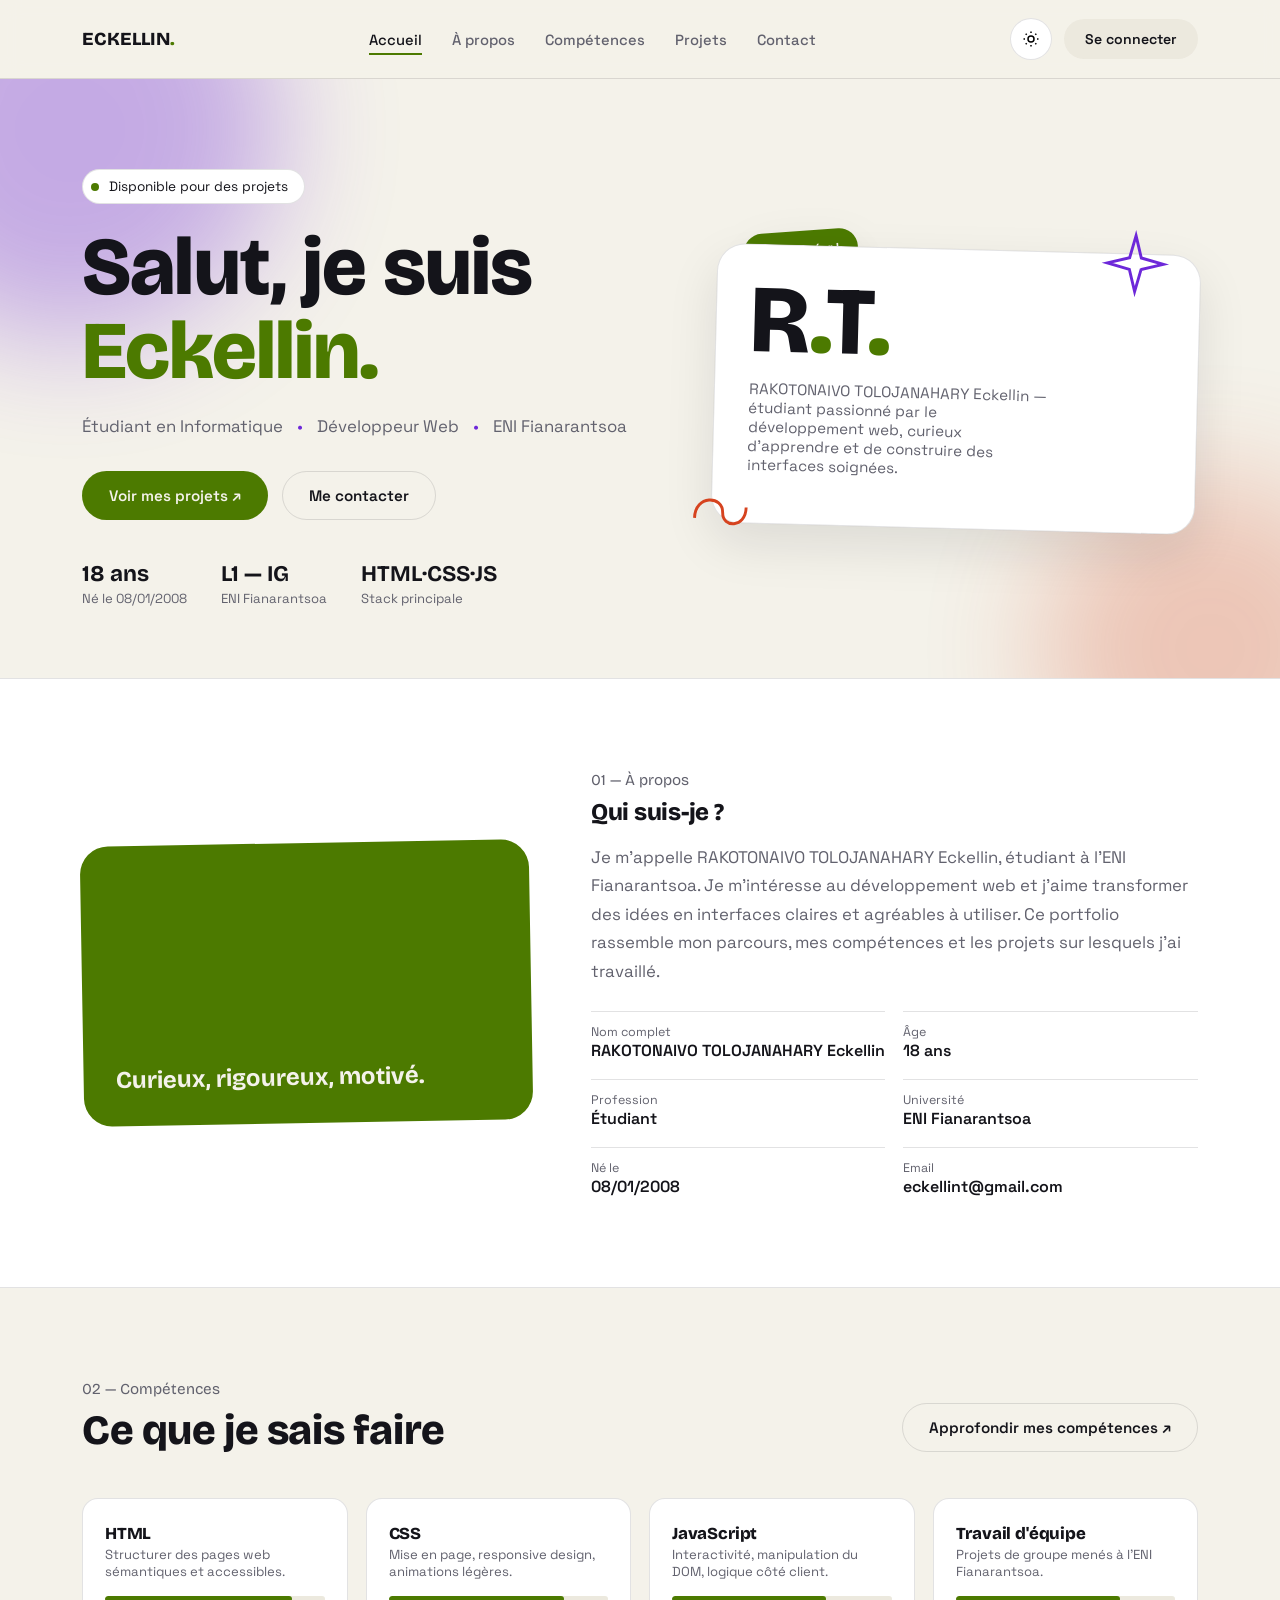
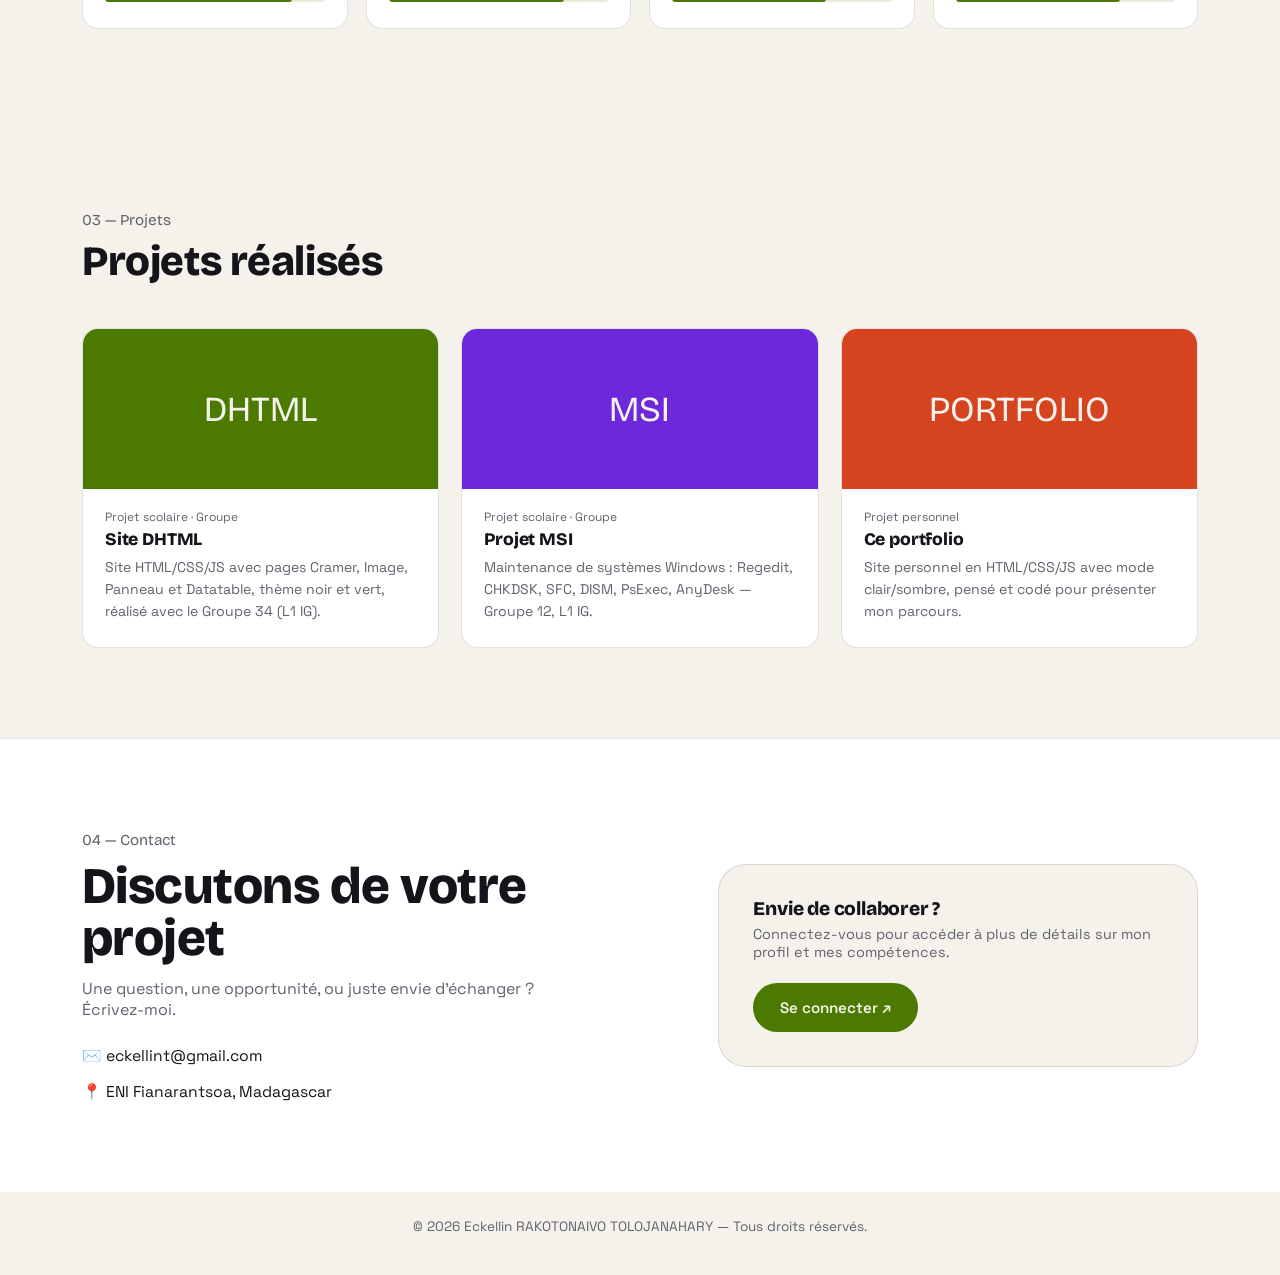
<file: index.html>
<!DOCTYPE html>
<html lang="fr">
<head>
<meta charset="UTF-8">
<meta name="viewport" content="width=device-width, initial-scale=1.0">
<title>Eckellin RAKOTONAIVO — Portfolio</title>
<link rel="stylesheet" href="style.css">
</head>
<body>

<header>
  <nav class="nav">
    <a href="#home" class="logo">ECKELLIN<span>.</span></a>
    <ul class="nav-links" id="navLinks">
      <li><a href="#home" class="active">Accueil</a></li>
      <li><a href="#about">À propos</a></li>
      <li><a href="#skills">Compétences</a></li>
      <li><a href="#projects">Projets</a></li>
      <li><a href="#contact">Contact</a></li>
    </ul>
    <div class="nav-actions">
      <button class="theme-toggle" id="themeToggle" aria-label="Changer de thème">
        <svg class="moon" viewBox="0 0 24 24" fill="none" stroke="currentColor" stroke-width="2"><path d="M21 12.8A9 9 0 1 1 11.2 3a7 7 0 0 0 9.8 9.8Z"/></svg>
        <svg class="sun" viewBox="0 0 24 24" fill="none" stroke="currentColor" stroke-width="2"><circle cx="12" cy="12" r="4"/><path d="M12 2v2M12 20v2M4.9 4.9l1.4 1.4M17.7 17.7l1.4 1.4M2 12h2M20 12h2M4.9 19.1l1.4-1.4M17.7 6.3l1.4-1.4"/></svg>
      </button>
      <a href="login.html" class="btn btn-ghost">Se connecter</a>
      <button class="burger" id="burger" aria-label="Menu"><span></span></button>
    </div>
  </nav>
</header>

<main>

  <!-- HERO -->
  <section class="hero" id="home">
    <div class="hero-blob blob-1"></div>
    <div class="hero-blob blob-2"></div>
    <div class="wrap hero-inner">
      <div class="hero-copy reveal" style="animation-delay:.05s">
        <div class="hero-tag"><span class="dot"></span> Disponible pour des projets</div>
        <h1>
          <span class="line">Salut, je suis</span>
          <span class="line accent">Eckellin.</span>
        </h1>
        <div class="hero-role">
          <span>Étudiant en Informatique</span>
          <span class="sep">•</span>
          <span>Développeur Web</span>
          <span class="sep">•</span>
          <span>ENI Fianarantsoa</span>
        </div>
        <div class="hero-ctas">
          <a href="#projects" class="btn btn-primary">Voir mes projets ↗</a>
          <a href="#contact" class="btn btn-outline">Me contacter</a>
        </div>
        <div class="hero-meta">
          <div><strong>18 ans</strong><span>Né le 08/01/2008</span></div>
          <div><strong>L1 — IG</strong><span>ENI Fianarantsoa</span></div>
          <div><strong>HTML·CSS·JS</strong><span>Stack principale</span></div>
        </div>
      </div>

      <div class="hero-visual reveal" style="animation-delay:.2s">
        <div class="hero-orbit-badge">Prêt à créer !</div>
        <div class="doodle-card">
          <svg class="doodle-scribble scribble-star" viewBox="0 0 60 60" fill="none" stroke="currentColor" stroke-width="2.5"><path d="M30 6 L35 25 L54 30 L35 35 L30 54 L25 35 L6 30 L25 25 Z"/></svg>
          <div class="initials">R<span>.</span>T<span>.</span></div>
          <p>RAKOTONAIVO TOLOJANAHARY Eckellin — étudiant passionné par le développement web, curieux d'apprendre et de construire des interfaces soignées.</p>
          <svg class="doodle-scribble scribble-swirl" viewBox="0 0 60 60" fill="none" stroke="currentColor" stroke-width="2.5"><path d="M6 40 C 6 20, 30 20, 30 35 C 30 48, 50 48, 50 30"/></svg>
        </div>
      </div>
    </div>
  </section>

  <!-- ABOUT -->
  <section class="about" id="about">
    <div class="wrap about-grid">
      <div class="about-card">
        <strong>Curieux, rigoureux, motivé.</strong>
      </div>
      <div class="about-text">
        <span class="section-num">01 — À propos</span>
        <h2 style="margin:10px 0 18px;">Qui suis-je ?</h2>
        <p>Je m'appelle RAKOTONAIVO TOLOJANAHARY Eckellin, étudiant à l'ENI Fianarantsoa. Je m'intéresse au développement web et j'aime transformer des idées en interfaces claires et agréables à utiliser. Ce portfolio rassemble mon parcours, mes compétences et les projets sur lesquels j'ai travaillé.</p>
        <div class="about-facts">
          <div><span>Nom complet</span><strong>RAKOTONAIVO TOLOJANAHARY Eckellin</strong></div>
          <div><span>Âge</span><strong>18 ans</strong></div>
          <div><span>Profession</span><strong>Étudiant</strong></div>
          <div><span>Université</span><strong>ENI Fianarantsoa</strong></div>
          <div><span>Né le</span><strong>08/01/2008</strong></div>
          <div><span>Email</span><strong>eckellint@gmail.com</strong></div>
        </div>
      </div>
    </div>
  </section>

  <!-- SKILLS -->
  <section id="skills">
    <div class="wrap">
      <div class="section-head">
        <div>
          <span class="section-num">02 — Compétences</span>
          <h2 style="margin-top:10px;">Ce que je sais faire</h2>
        </div>
        <a href="login.html" class="btn btn-outline">Approfondir mes compétences ↗</a>
      </div>
      <div class="skills-grid">
        <div class="skill-card">
          <h3>HTML</h3>
          <p>Structurer des pages web sémantiques et accessibles.</p>
          <div class="lvl"><i style="width:85%"></i></div>
        </div>
        <div class="skill-card">
          <h3>CSS</h3>
          <p>Mise en page, responsive design, animations légères.</p>
          <div class="lvl"><i style="width:80%"></i></div>
        </div>
        <div class="skill-card">
          <h3>JavaScript</h3>
          <p>Interactivité, manipulation du DOM, logique côté client.</p>
          <div class="lvl"><i style="width:70%"></i></div>
        </div>
        <div class="skill-card">
          <h3>Travail d'équipe</h3>
          <p>Projets de groupe menés à l'ENI Fianarantsoa.</p>
          <div class="lvl"><i style="width:75%"></i></div>
        </div>
      </div>
    </div>
  </section>

  <!-- PROJECTS -->
  <section id="projects">
    <div class="wrap">
      <div class="section-head">
        <div>
          <span class="section-num">03 — Projets</span>
          <h2 style="margin-top:10px;">Projets réalisés</h2>
        </div>
      </div>
      <div class="projects-grid">
        <div class="project-card">
          <div class="project-thumb" style="background:var(--lime);">DHTML</div>
          <div class="project-body">
            <span class="tag">Projet scolaire · Groupe</span>
            <h3>Site DHTML</h3>
            <p>Site HTML/CSS/JS avec pages Cramer, Image, Panneau et Datatable, thème noir et vert, réalisé avec le Groupe 34 (L1 IG).</p>
          </div>
        </div>
        <div class="project-card">
          <div class="project-thumb" style="background:var(--purple); color:var(--bg);">MSI</div>
          <div class="project-body">
            <span class="tag">Projet scolaire · Groupe</span>
            <h3>Projet MSI</h3>
            <p>Maintenance de systèmes Windows : Regedit, CHKDSK, SFC, DISM, PsExec, AnyDesk — Groupe 12, L1 IG.</p>
          </div>
        </div>
        <div class="project-card">
          <div class="project-thumb" style="background:var(--coral); color:var(--bg);">PORTFOLIO</div>
          <div class="project-body">
            <span class="tag">Projet personnel</span>
            <h3>Ce portfolio</h3>
            <p>Site personnel en HTML/CSS/JS avec mode clair/sombre, pensé et codé pour présenter mon parcours.</p>
          </div>
        </div>
      </div>
    </div>
  </section>

  <!-- CONTACT -->
  <section class="contact" id="contact">
    <div class="wrap contact-inner">
      <div>
        <span class="section-num">04 — Contact</span>
        <h2 style="margin-top:10px;">Discutons de votre projet</h2>
        <p class="muted" style="max-width:46ch; margin-top:14px;">Une question, une opportunité, ou juste envie d'échanger ? Écrivez-moi.</p>
        <div class="contact-list">
          <a href="mailto:eckellint@gmail.com">✉️ eckellint@gmail.com</a>
          <div>📍 ENI Fianarantsoa, Madagascar</div>
        </div>
      </div>
      <div class="contact-card">
        <h3>Envie de collaborer ?</h3>
        <p>Connectez-vous pour accéder à plus de détails sur mon profil et mes compétences.</p>
        <a href="login.html" class="btn btn-primary">Se connecter ↗</a>
      </div>
    </div>
  </section>

</main>

<footer>
  © <span id="year"></span> Eckellin RAKOTONAIVO TOLOJANAHARY — Tous droits réservés.
</footer>

<script src="script.js"></script>
</body>
</html>
</file>
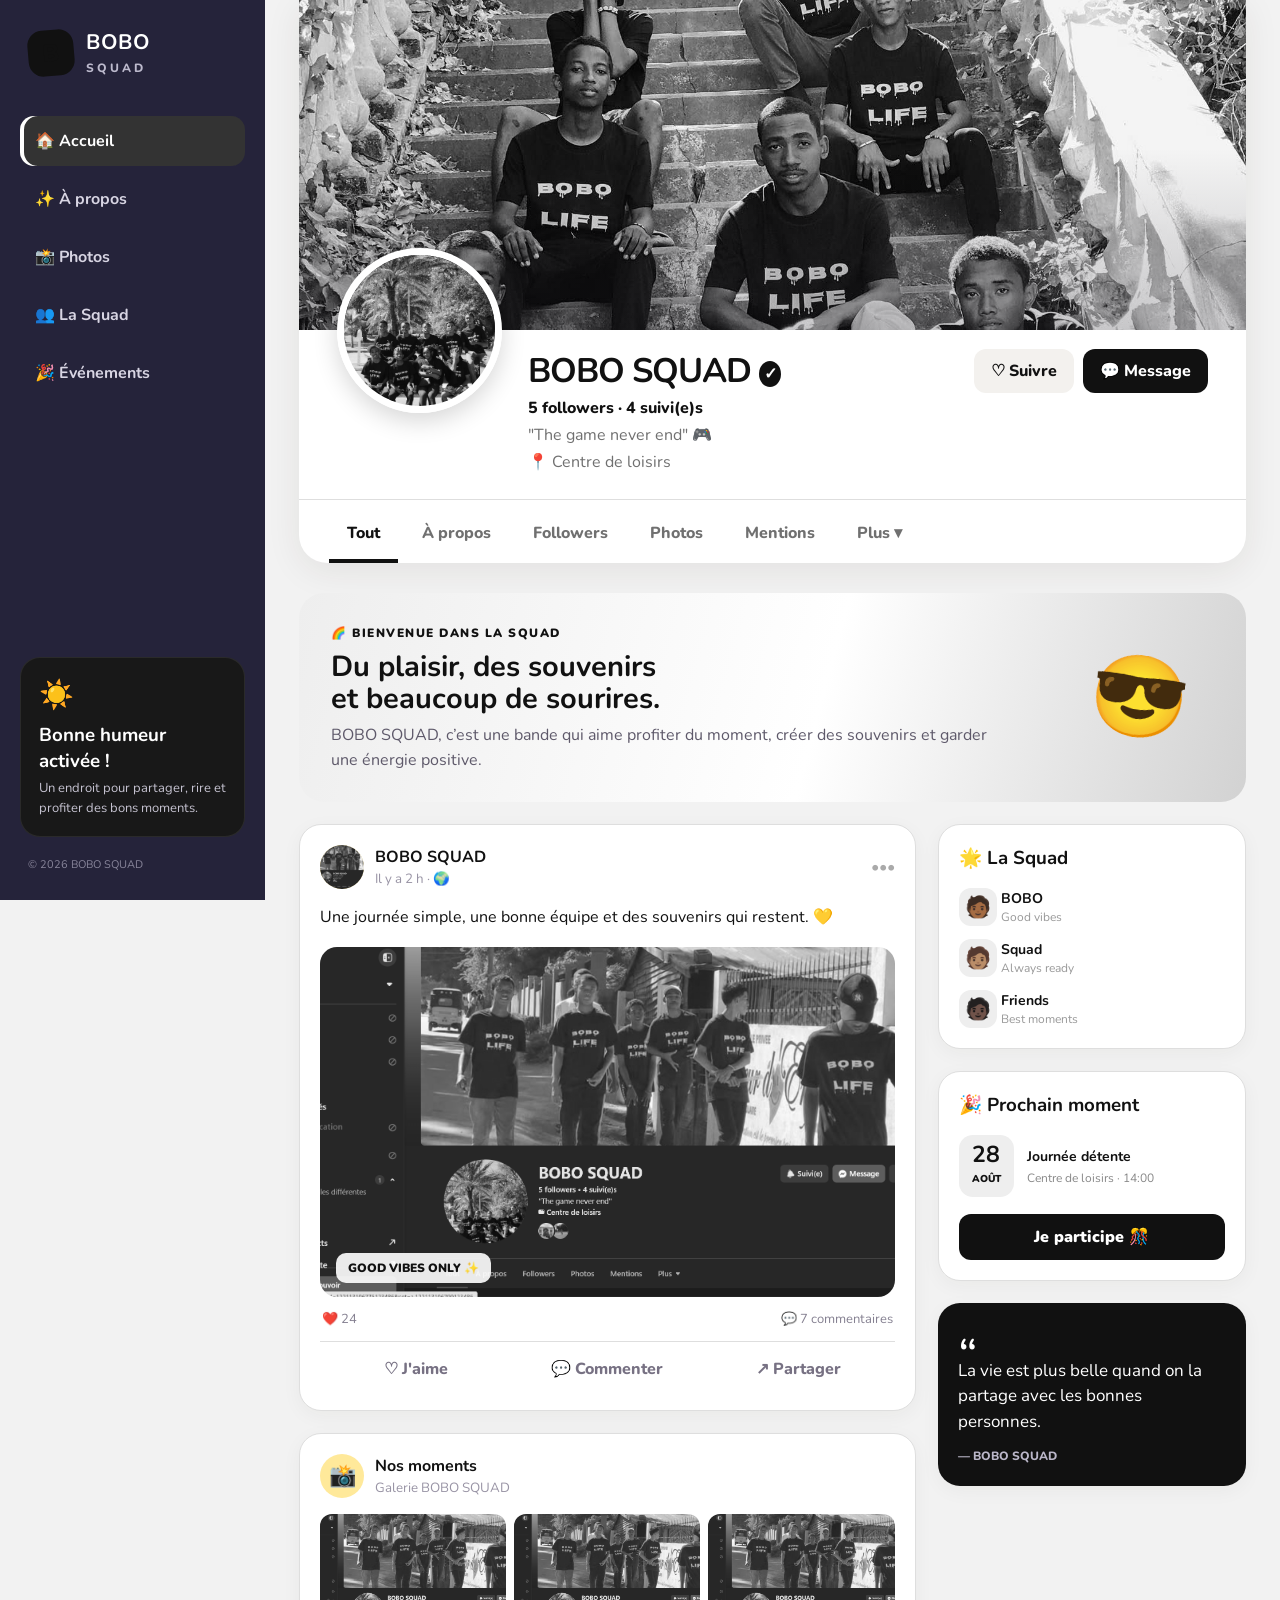
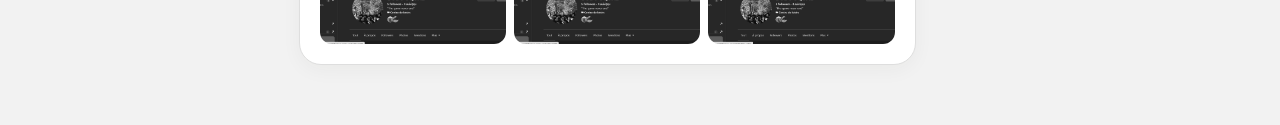
<file: bobo_squad_site_noir_blanc/index.html>
<!DOCTYPE html>
<html lang="fr">
<head>
  <meta charset="UTF-8">
  <meta name="viewport" content="width=device-width, initial-scale=1.0">
  <title>BOBO SQUAD — La bonne humeur</title>
  <link rel="preconnect" href="https://fonts.googleapis.com">
  <link rel="preconnect" href="https://fonts.gstatic.com" crossorigin>
  <link href="https://fonts.googleapis.com/css2?family=Nunito:wght@400;600;700;800;900&display=swap" rel="stylesheet">
  <link rel="stylesheet" href="style.css">
</head>
<body>

  <div class="app">
    <aside class="sidebar">
      <div class="brand">
        <div class="brand-icon">B</div>
        <div>
          <strong>BOBO</strong>
          <span>SQUAD</span>
        </div>
      </div>

      <nav>
        <a class="active" href="#accueil">🏠 <span>Accueil</span></a>
        <a href="#apropos">✨ <span>À propos</span></a>
        <a href="#photos">📸 <span>Photos</span></a>
        <a href="#amis">👥 <span>La Squad</span></a>
        <a href="#evenements">🎉 <span>Événements</span></a>
      </nav>

      <div class="side-card">
        <div class="mini-sun">☀️</div>
        <h3>Bonne humeur activée !</h3>
        <p>Un endroit pour partager, rire et profiter des bons moments.</p>
      </div>

      <footer>© 2026 BOBO SQUAD</footer>
    </aside>

    <main class="content" id="accueil">
      <section class="profile-card">
        <div class="cover">
          <img src="bobo1.jpg" alt="BOBO SQUAD">
          <div class="cover-shine"></div>
        </div>

        <div class="profile-main">
          <div class="avatar">
            <img src="bobo.jpg" alt="Photo de la BOBO SQUAD">
          </div>

          <div class="profile-info">
            <div class="title-row">
              <h1>BOBO SQUAD <span>✓</span></h1>
              <div class="actions">
                <button class="btn ghost" onclick="toggleFollow(this)">♡ Suivre</button>
                <button class="btn primary" onclick="showMessage()">💬 Message</button>
              </div>
            </div>
            <p class="followers">5 followers · 4 suivi(e)s</p>
            <p class="tagline">"The game never end" 🎮</p>
            <p class="location">📍 Centre de loisirs</p>
          </div>
        </div>

        <div class="tabs">
          <a class="selected" href="#accueil">Tout</a>
          <a href="#apropos">À propos</a>
          <a href="#amis">Followers</a>
          <a href="#photos">Photos</a>
          <a href="#mentions">Mentions</a>
          <a href="#plus">Plus ▾</a>
        </div>
      </section>

      <section class="welcome" id="apropos">
        <div>
          <span class="eyebrow">🌈 BIENVENUE DANS LA SQUAD</span>
          <h2>Du plaisir, des souvenirs<br>et beaucoup de sourires.</h2>
          <p>BOBO SQUAD, c’est une bande qui aime profiter du moment, créer des souvenirs et garder une énergie positive.</p>
        </div>
        <div class="smile">😎</div>
      </section>

      <section class="grid">
        <div class="column">
          <article class="post">
            <div class="post-head">
              <div class="post-avatar"><img src="cover.jpg" alt=""></div>
              <div><strong>BOBO SQUAD</strong><small>Il y a 2 h · 🌍</small></div>
              <button class="dots">•••</button>
            </div>
            <p class="post-text">Une journée simple, une bonne équipe et des souvenirs qui restent. 💛</p>
            <div class="post-image">
              <img src="cover.jpg" alt="La BOBO SQUAD en extérieur">
              <div class="photo-label">GOOD VIBES ONLY ✨</div>
            </div>
            <div class="post-stats"><span>❤️ 24</span><span>💬 7 commentaires</span></div>
            <div class="post-actions">
              <button onclick="likePost(this)">♡ J'aime</button>
              <button>💬 Commenter</button>
              <button>↗ Partager</button>
            </div>
          </article>

          <article class="post" id="photos">
            <div class="post-head">
              <div class="post-avatar">📸</div>
              <div><strong>Nos moments</strong><small>Galerie BOBO SQUAD</small></div>
            </div>
            <div class="photo-grid">
              <img src="cover.jpg" alt="">
              <img src="cover.jpg" alt="">
              <img src="cover.jpg" alt="">
            </div>
          </article>
        </div>

        <aside class="right-column">
          <div class="info-card" id="amis">
            <h3>🌟 La Squad</h3>
            <div class="members">
              <div class="member"><span>🧑🏾</span><b>BOBO</b><small>Good vibes</small></div>
              <div class="member"><span>🧑🏽</span><b>Squad</b><small>Always ready</small></div>
              <div class="member"><span>🧑🏿</span><b>Friends</b><small>Best moments</small></div>
            </div>
          </div>

          <div class="info-card" id="evenements">
            <h3>🎉 Prochain moment</h3>
            <div class="event">
              <div class="event-date"><b>28</b><small>AOÛT</small></div>
              <div><strong>Journée détente</strong><p>Centre de loisirs · 14:00</p></div>
            </div>
            <button class="full-btn" onclick="showEvent()">Je participe 🎊</button>
          </div>

          <div class="quote-card">
            <div>“</div>
            <p>La vie est plus belle quand on la partage avec les bonnes personnes.</p>
            <span>— BOBO SQUAD</span>
          </div>
        </aside>
      </section>
    </main>
  </div>

  <div class="toast" id="toast"></div>
  <script src="script.js"></script>
</body>
</html>
</file>
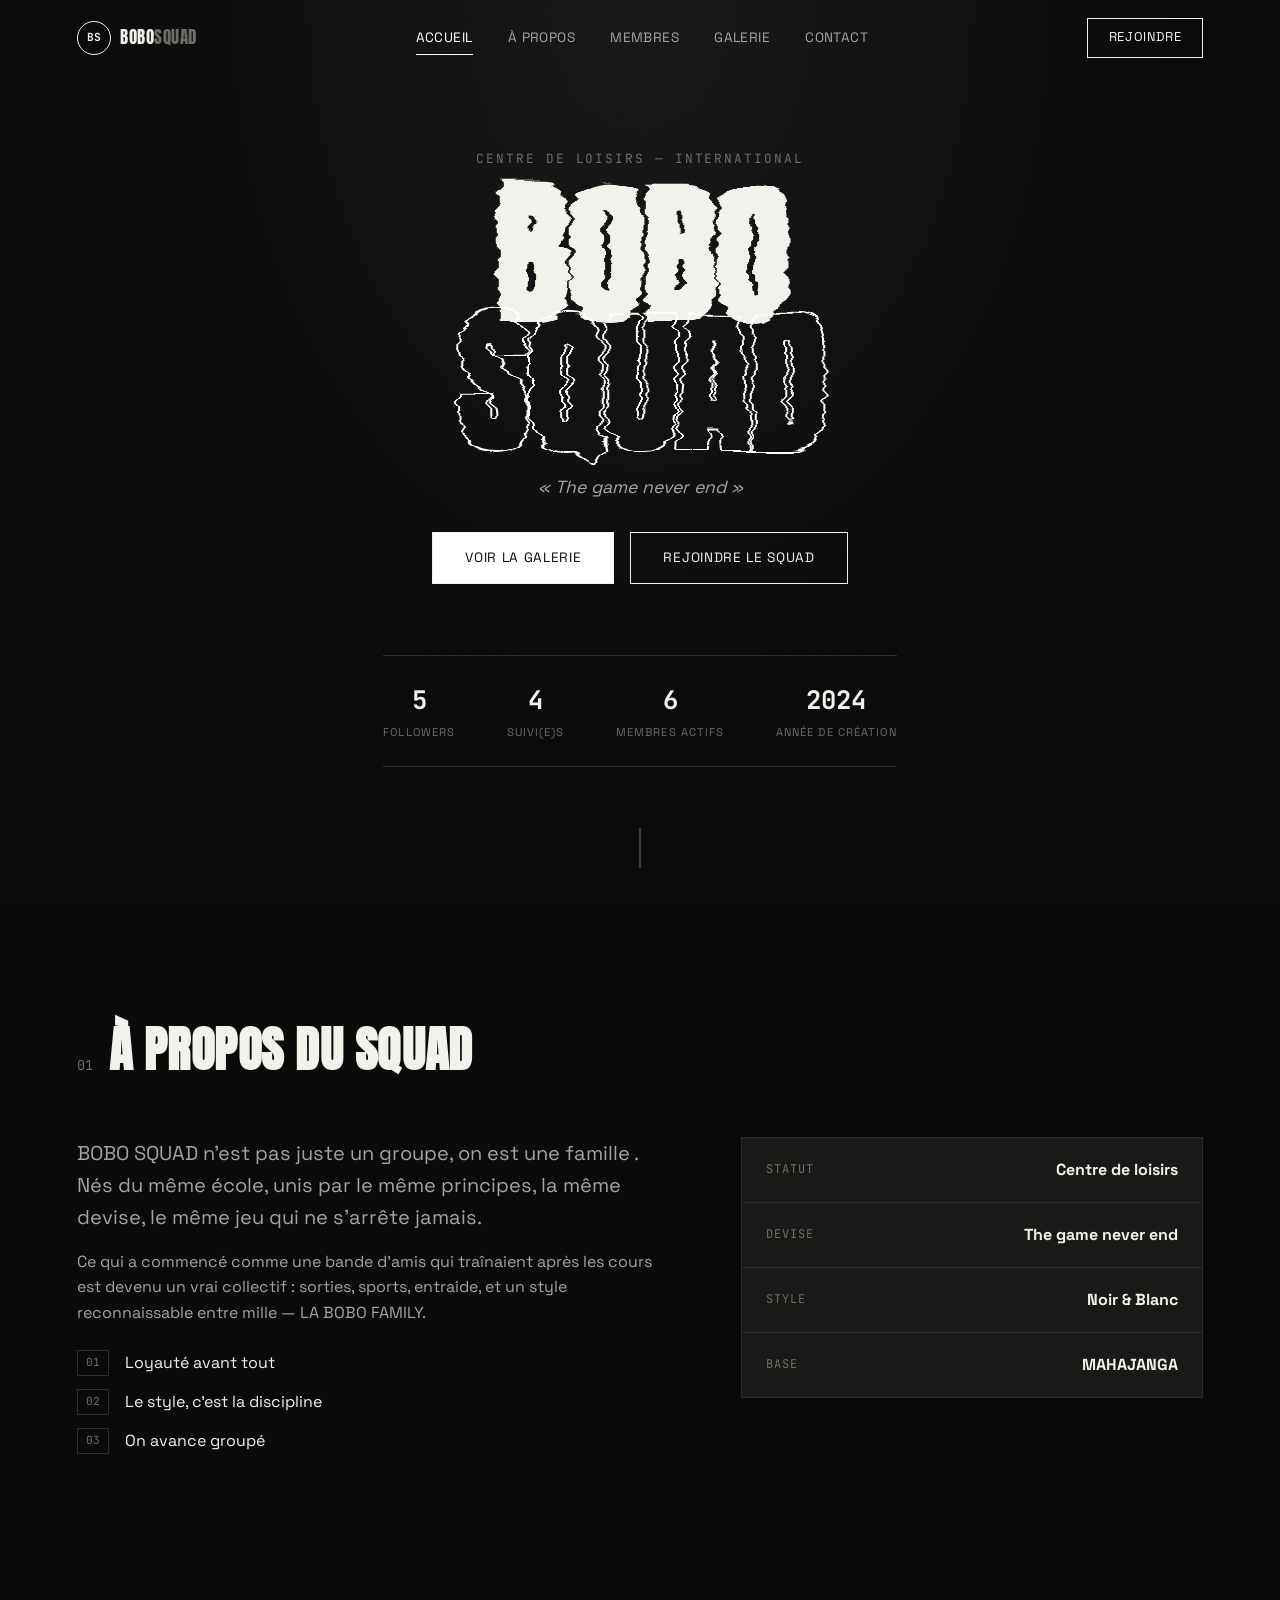
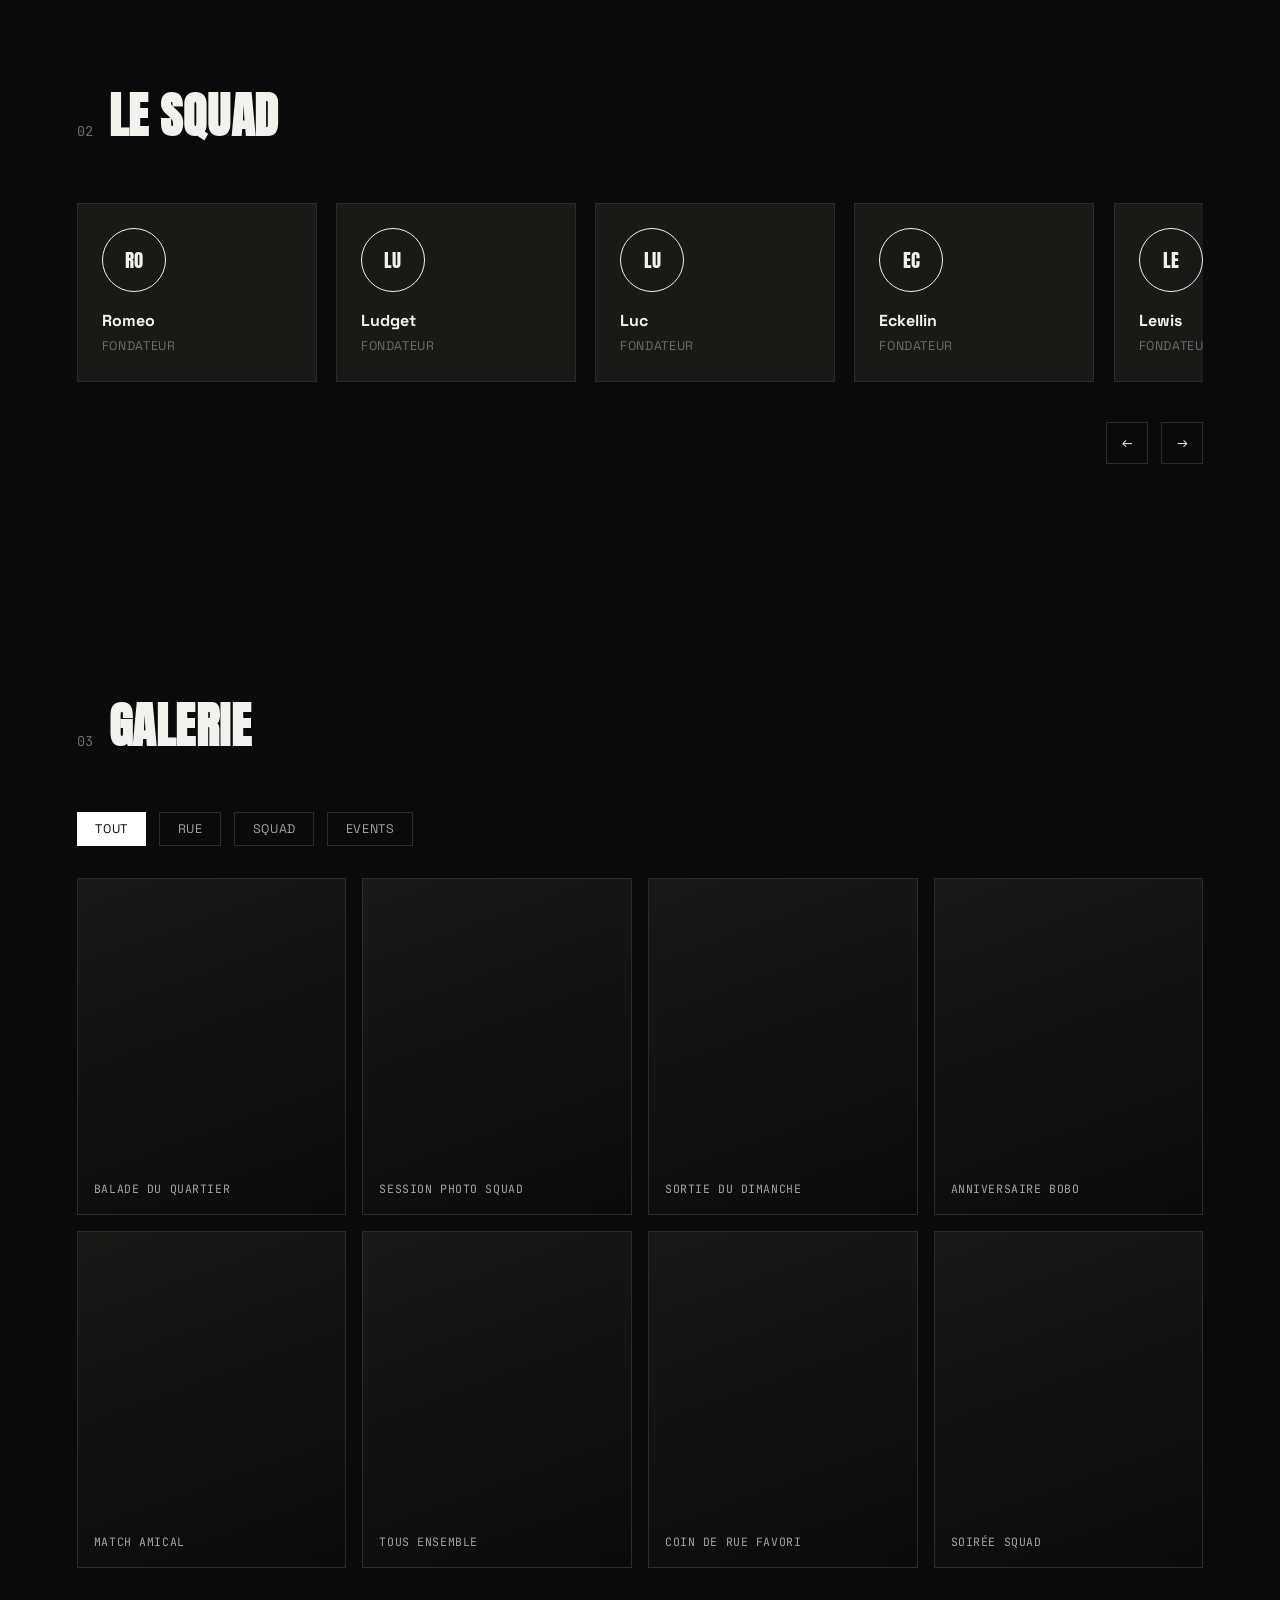
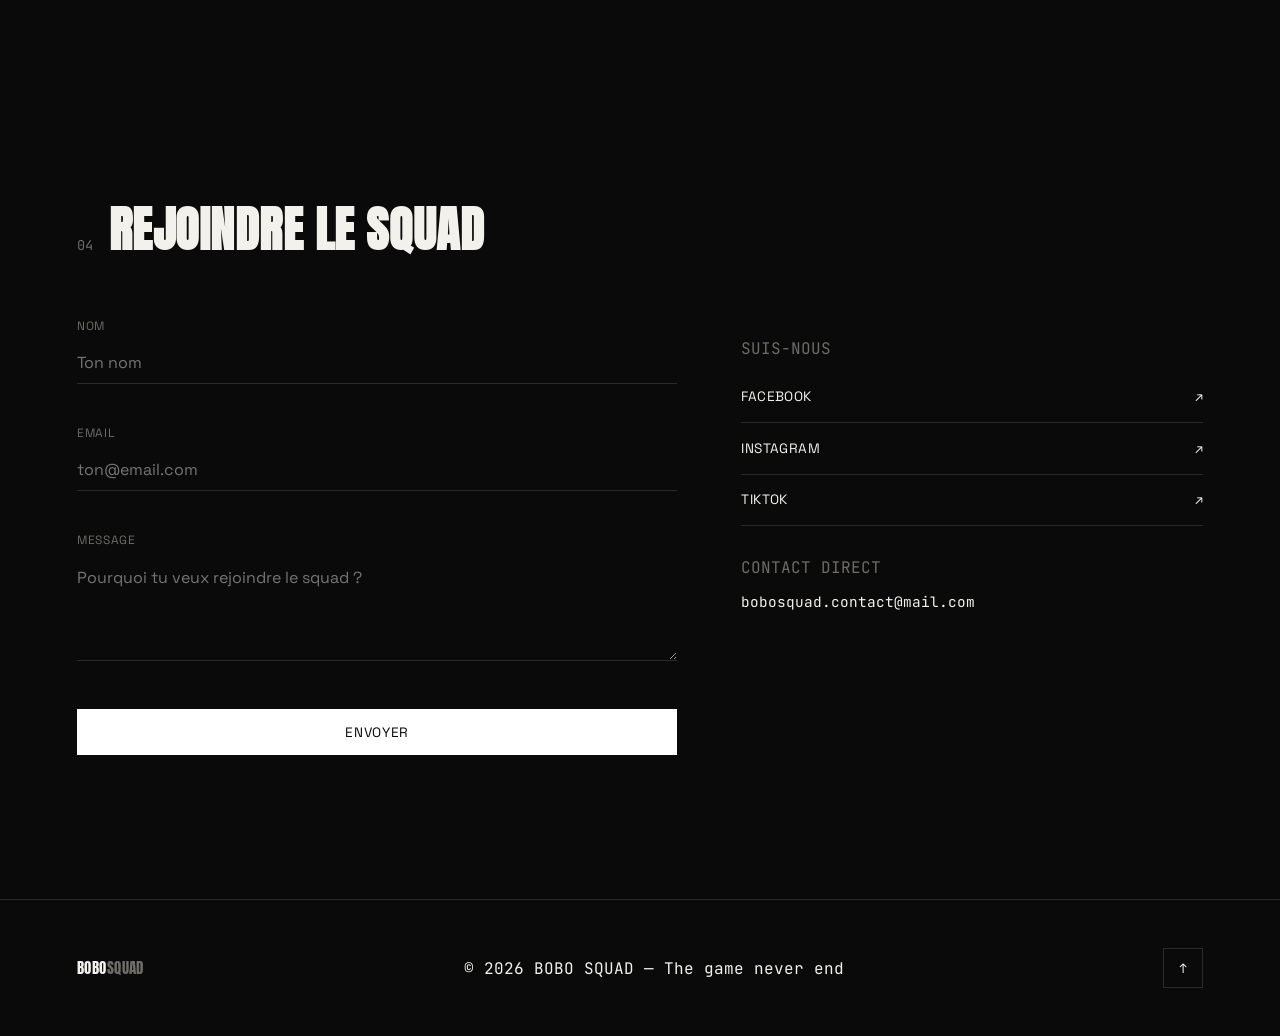
<file: files (1)/index.html>
<!DOCTYPE html>
<html lang="fr">
<head>
<meta charset="UTF-8">
<meta name="viewport" content="width=device-width, initial-scale=1.0">
<title>BOBO SQUAD — The game never end</title>
<link rel="preconnect" href="https://fonts.googleapis.com">
<link href="https://fonts.googleapis.com/css2?family=Anton&family=Space+Grotesk:wght@400;500;600;700&family=JetBrains+Mono:wght@400;500;700&display=swap" rel="stylesheet">
<link rel="stylesheet" href="style.css">
</head>
<body>

<!-- Bruit / texture superposée -->
<div class="grain" aria-hidden="true"></div>

<!-- Filtre SVG pour l'effet "peinture qui coule" -->
<svg width="0" height="0" style="position:absolute">
  <filter id="drip" x="-20%" y="-20%" width="140%" height="160%">
    <feTurbulence type="fractalNoise" baseFrequency="0.008 0.09" numOctaves="2" seed="7" result="noise"/>
    <feDisplacementMap in="SourceGraphic" in2="noise" scale="18" xChannelSelector="R" yChannelSelector="G"/>
  </filter>
</svg>

<!-- NAV -->
<header class="nav" id="nav">
  <div class="nav-inner">
    <a href="#top" class="brand">
      <span class="brand-mark">BS</span>
      <span class="brand-text">BOBO<em>SQUAD</em></span>
    </a>

    <nav class="nav-links" id="navLinks">
      <a href="#accueil" class="nav-link active" data-link>Accueil</a>
      <a href="#apropos" class="nav-link" data-link>À propos</a>
      <a href="#membres" class="nav-link" data-link>Membres</a>
      <a href="#galerie" class="nav-link" data-link>Galerie</a>
      <a href="#contact" class="nav-link" data-link>Contact</a>
    </nav>

    <a href="#contact" class="nav-cta">Rejoindre</a>

    <button class="burger" id="burger" aria-label="Ouvrir le menu" aria-expanded="false">
      <span></span><span></span><span></span>
    </button>
  </div>
</header>

<!-- HERO -->
<section class="hero" id="accueil" data-reveal>
  <p class="eyebrow mono">Centre de loisirs — International</p>
  <h1 class="hero-title">
    <span class="drip-line">BOBO</span>
    <span class="drip-line outline">SQUAD</span>
  </h1>
  <p class="hero-tagline">« The game never end »</p>

  <div class="hero-actions">
    <a href="#galerie" class="btn btn-solid">Voir la galerie</a>
    <a href="#contact" class="btn btn-ghost">Rejoindre le squad</a>
  </div>

  <div class="stat-bar" id="statBar">
    <div class="stat">
      <span class="stat-num mono" data-count="5">0</span>
      <span class="stat-label">followers</span>
    </div>
    <div class="stat">
      <span class="stat-num mono" data-count="4">0</span>
      <span class="stat-label">suivi(e)s</span>
    </div>
    <div class="stat">
      <span class="stat-num mono" data-count="6">0</span>
      <span class="stat-label">membres actifs</span>
    </div>
    <div class="stat">
      <span class="stat-num mono" data-count="2024">0</span>
      <span class="stat-label">année de création</span>
    </div>
  </div>

  <a href="#apropos" class="scroll-cue" aria-label="Défiler vers le bas"><span></span></a>
</section>

<!-- A PROPOS -->
<section class="about" id="apropos" data-reveal>
  <div class="section-head">
    <span class="section-num mono">01</span>
    <h2>À propos du squad</h2>
  </div>

  <div class="about-grid">
    <div class="about-text">
      <p class="lead">BOBO SQUAD n'est pas juste un groupe, on est une famille . Nés du même école, unis par le même principes, la même devise, le même jeu qui ne s'arrête jamais.</p>
      <p>Ce qui a commencé comme une bande d'amis qui traînaient après les cours est devenu un vrai collectif : sorties, sports, entraide, et un style reconnaissable entre mille — LA BOBO FAMILY.</p>
      <ul class="about-list">
        <li><span class="tag mono">01</span> Loyauté avant tout</li>
        <li><span class="tag mono">02</span> Le style, c'est la discipline</li>
        <li><span class="tag mono">03</span> On avance groupé</li>
      </ul>
    </div>

    <div class="about-card">
      <div class="card-row">
        <span class="mono">STATUT</span>
        <strong>Centre de loisirs</strong>
      </div>
      <div class="card-row">
        <span class="mono">DEVISE</span>
        <strong>The game never end</strong>
      </div>
      <div class="card-row">
        <span class="mono">STYLE</span>
        <strong>Noir &amp; Blanc</strong>
      </div>
      <div class="card-row">
        <span class="mono">BASE</span>
        <strong>MAHAJANGA</strong>
      </div>
    </div>
  </div>
</section>

<!-- MEMBRES -->
<section class="members" id="membres" data-reveal>
  <div class="section-head">
    <span class="section-num mono">02</span>
    <h2>Le squad</h2>
  </div>

  <div class="members-track" id="membersTrack">
    <!-- généré en JS -->
  </div>

  <div class="members-controls">
    <button class="ctrl" id="prevMember" aria-label="Membre précédent">←</button>
    <button class="ctrl" id="nextMember" aria-label="Membre suivant">→</button>
  </div>
</section>

<!-- GALERIE -->
<section class="gallery" id="galerie" data-reveal>
  <div class="section-head">
    <span class="section-num mono">03</span>
    <h2>Galerie</h2>
  </div>

  <div class="filters" id="filters">
    <button class="filter active" data-filter="all">Tout</button>
    <button class="filter" data-filter="rue">Rue</button>
    <button class="filter" data-filter="squad">Squad</button>
    <button class="filter" data-filter="event">Events</button>
  </div>

  <div class="grid" id="galleryGrid"></div>
</section>

<!-- Lightbox -->
<div class="lightbox" id="lightbox">
  <button class="lb-close" id="lbClose" aria-label="Fermer">✕</button>
  <button class="lb-prev" id="lbPrev" aria-label="Précédent">←</button>
  <div class="lb-content" id="lbContent"></div>
  <button class="lb-next" id="lbNext" aria-label="Suivant">→</button>
</div>

<!-- CONTACT -->
<section class="contact" id="contact" data-reveal>
  <div class="section-head">
    <span class="section-num mono">04</span>
    <h2>Rejoindre le squad</h2>
  </div>

  <div class="contact-grid">
    <form class="form" id="contactForm" novalidate>
      <div class="field">
        <label for="name">Nom</label>
        <input type="text" id="name" name="name" placeholder="Ton nom" autocomplete="name">
        <span class="error" id="err-name"></span>
      </div>
      <div class="field">
        <label for="email">Email</label>
        <input type="email" id="email" name="email" placeholder="ton@email.com" autocomplete="email">
        <span class="error" id="err-email"></span>
      </div>
      <div class="field">
        <label for="message">Message</label>
        <textarea id="message" name="message" rows="4" placeholder="Pourquoi tu veux rejoindre le squad ?"></textarea>
        <span class="error" id="err-message"></span>
      </div>
      <button type="submit" class="btn btn-solid full">Envoyer</button>
      <p class="form-status" id="formStatus" role="status"></p>
    </form>

    <div class="contact-side">
      <p class="mono small">SUIS-NOUS</p>
      <div class="social-list">
        <a href="#" class="social-item">Facebook <span>↗</span></a>
        <a href="#" class="social-item">Instagram <span>↗</span></a>
        <a href="#" class="social-item">TikTok <span>↗</span></a>
      </div>
      <p class="mono small">CONTACT DIRECT</p>
      <p class="direct">bobosquad.contact@mail.com</p>
    </div>
  </div>
</section>

<footer class="footer">
  <span class="brand-text small">BOBO<em>SQUAD</em></span>
  <p class="mono small">© 2026 BOBO SQUAD — The game never end</p>
  <button class="to-top" id="toTop" aria-label="Retour en haut">↑</button>
</footer>

<script src="script.js"></script>
</body>
</html>
</file>
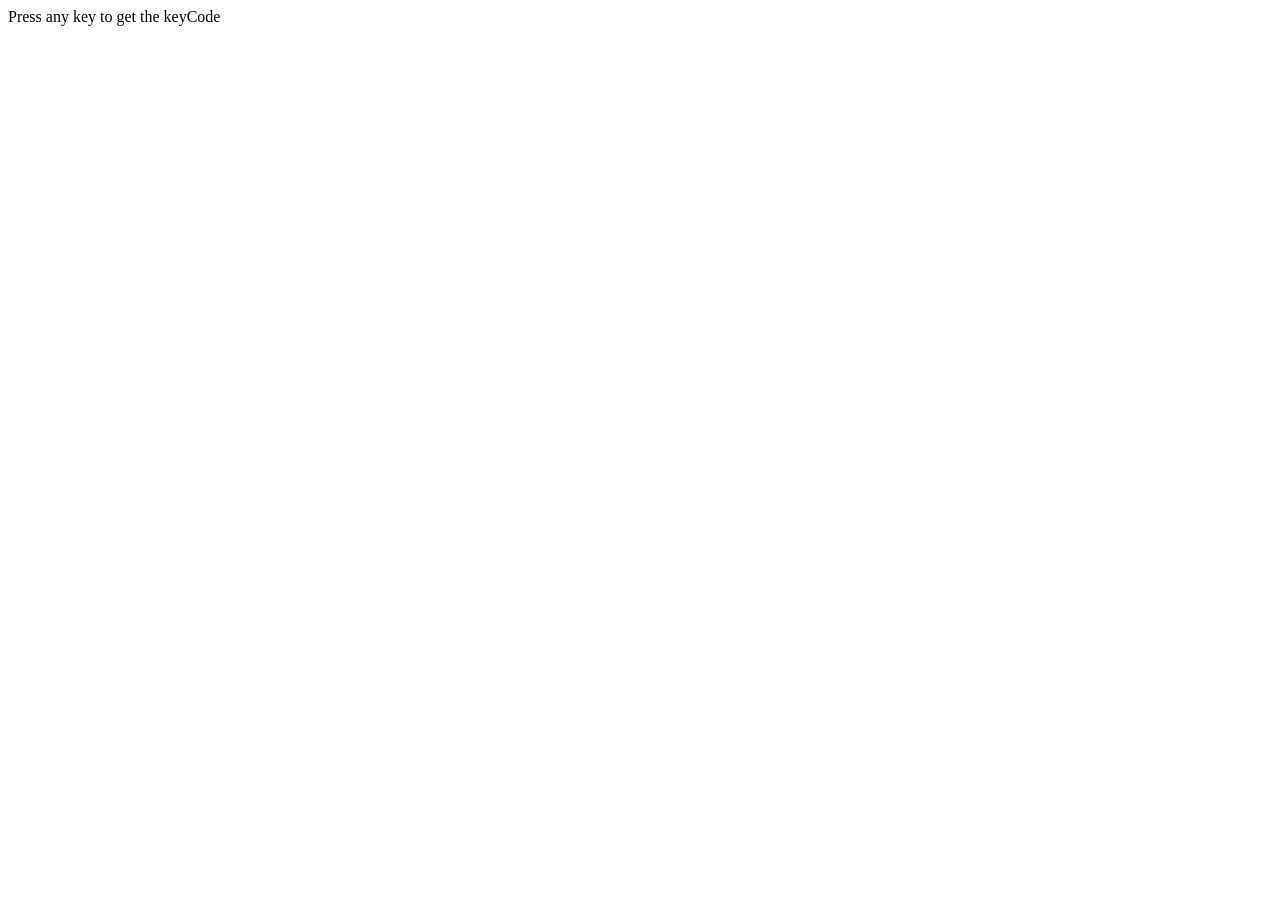
<file: event.html>
<!DOCTYPE html>
<html lang="en">
<head>
    <meta charset="UTF-8">
    <meta name="viewport" content="width=device-width, initial-scale=1.0">
    <title>Document</title>
</head>
<body>
    <div id="insert">
        <div class="key">
            Press any key to get the keyCode
        </div>
    </div>
    <script>
        const insert = document.getElementById('insert')
        window.addEventListener('keydown', (event) => {
            var clc;
            clc = `${event.keyCode}`
            console.log(clc)
        })
    </script>
</body>
</html>
</file>
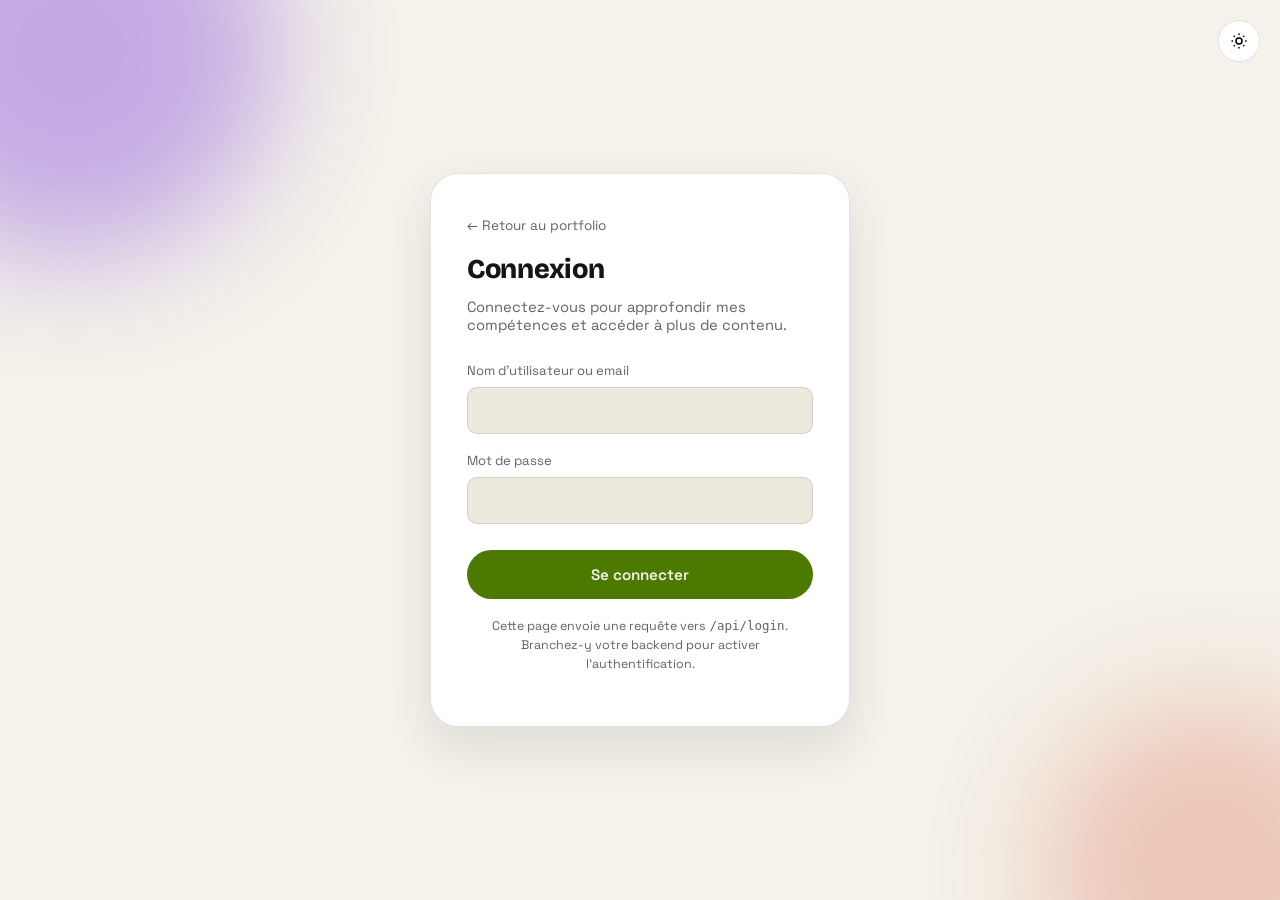
<file: login.html>
<!DOCTYPE html>
<html lang="fr">
<head>
<meta charset="UTF-8">
<meta name="viewport" content="width=device-width, initial-scale=1.0">
<title>Connexion — Eckellin</title>
<link rel="stylesheet" href="style.css">
<style>
  .login-page{
    min-height: 100vh;
    display:flex;
    align-items:center;
    justify-content:center;
    padding: 40px 20px;
    position: relative;
    overflow:hidden;
  }
  .login-page .hero-blob{ position:absolute; }
  .login-card{
    position:relative;
    z-index:1;
    width: 100%;
    max-width: 420px;
    background: var(--surface);
    border: 1px solid var(--line);
    border-radius: var(--radius-lg);
    padding: 40px 36px;
    box-shadow: var(--shadow);
  }
  .login-card .back{
    font-size:0.85rem;
    color: var(--muted);
    display:inline-flex;
    align-items:center;
    gap:6px;
    margin-bottom: 22px;
  }
  .login-card h1{ font-size: 1.7rem; margin-bottom:6px; }
  .login-card .sub{ color: var(--muted); font-size:0.92rem; margin-bottom:28px; }
  .field{ margin-bottom: 18px; }
  .field label{
    display:block;
    font-size: 0.82rem;
    color: var(--muted);
    margin-bottom: 8px;
  }
  .field input{
    width:100%;
    padding: 13px 16px;
    border-radius: var(--radius-sm);
    border: 1px solid var(--line);
    background: var(--surface-2);
    color: var(--text);
    font-family: inherit;
    font-size: 0.95rem;
    outline: none;
    transition: border-color .2s ease;
  }
  .field input:focus{ border-color: var(--lime); }
  .login-actions{ margin-top: 26px; }
  .login-actions .btn{ width:100%; justify-content:center; }
  .login-note{
    margin-top: 18px;
    font-size: 0.78rem;
    color: var(--muted);
    text-align:center;
    line-height:1.5;
  }
  .form-msg{
    font-size: 0.85rem;
    padding: 10px 14px;
    border-radius: var(--radius-sm);
    margin-bottom: 16px;
    display:none;
  }
  .form-msg.show{ display:block; }
  .form-msg.error{ background: rgba(255,106,77,0.15); color: var(--coral); }
  .form-msg.info{ background: rgba(139,92,246,0.15); color: var(--purple); }
  .theme-toggle-fixed{
    position: fixed;
    top: 20px; right: 20px;
    z-index: 5;
  }
</style>
</head>
<body>

<div class="login-page">
  <div class="hero-blob blob-1"></div>
  <div class="hero-blob blob-2"></div>

  <button class="theme-toggle theme-toggle-fixed" id="themeToggle" aria-label="Changer de thème">
    <svg class="moon" viewBox="0 0 24 24" fill="none" stroke="currentColor" stroke-width="2"><path d="M21 12.8A9 9 0 1 1 11.2 3a7 7 0 0 0 9.8 9.8Z"/></svg>
    <svg class="sun" viewBox="0 0 24 24" fill="none" stroke="currentColor" stroke-width="2"><circle cx="12" cy="12" r="4"/><path d="M12 2v2M12 20v2M4.9 4.9l1.4 1.4M17.7 17.7l1.4 1.4M2 12h2M20 12h2M4.9 19.1l1.4-1.4M17.7 6.3l1.4-1.4"/></svg>
  </button>

  <div class="login-card">
    <a href="index.html" class="back">← Retour au portfolio</a>
    <h1>Connexion</h1>
    <p class="sub">Connectez-vous pour approfondir mes compétences et accéder à plus de contenu.</p>

    <div class="form-msg" id="formMsg"></div>

    <form id="loginForm" action="http://localhost:3000/login" method="POST">
      <div class="field">
        <label for="username">Nom d'utilisateur ou email</label>
        <input type="text" id="username" name="username" autocomplete="username" required>
      </div>
      <div class="field">
        <label for="password">Mot de passe</label>
        <input type="password" id="password" name="password" autocomplete="current-password" required>
      </div>
      <div class="login-actions">
        <button type="submit" class="btn btn-primary" id="loginBtn">Se connecter</button>
      </div>
    </form>

    <p class="login-note">
      Cette page envoie une requête vers <code>/api/login</code>.<br>
      Branchez-y votre backend pour activer l'authentification.
    </p>
  </div>
</div>

<script src="script.js"></script>
<script>
  // ---------- Soumission du formulaire de connexion ----------
  // À adapter une fois le backend en place : cette fonction envoie déjà
  // une requête POST vers /api/login avec { username, password } en JSON.
  // const form = document.getElementById('loginForm');
  // const msg = document.getElementById('formMsg');
  // const loginBtn = document.getElementById('loginBtn');

  // function showMsg(text, type){
    // msg.textContent = text;
    // msg.className = 'form-msg show ' + type;
  // }

  // form.addEventListener('submit', async (e) => {
    // e.preventDefault();
    // const username = document.getElementById('username').value.trim();
    // const password = document.getElementById('password').value;

    // if(!username || !password){
      // showMsg('Veuillez remplir tous les champs.', 'error');
      // return;
    // }

    // loginBtn.disabled = true;
    // loginBtn.textContent = 'Connexion...';
    // showMsg('Connexion en cours...', 'info');

    // try{
      // const response = await fetch('', {
        // method: 'POST',
        // headers: { 'Content-Type': 'application/json' },
        // body: JSON.stringify({ username, password })
      // });

      // if(response.ok){
        // Succès : redirection à adapter selon votre backend
        // showMsg('Connexion réussie ! Redirection...', 'info');
        // window.location.href = 'dashboard.html';
      // } else {
        // showMsg('Identifiants incorrects. Veuillez réessayer.', 'error');
      // }
    // } catch(err){
      // Le backend n'est pas encore branché : c'est normal pour l'instant.
      // showMsg("Aucun backend connecté pour l'instant sur /api/login.", 'error');
      // console.warn('Login backend not connected yet:', err);
    // } finally{
      // loginBtn.disabled = false;
      // loginBtn.textContent = 'Se connecter';
    // }
  // });
</script>
</body>
</html>
</file>
<file: style.css>
@import url('https://fonts.googleapis.com/css2?family=Bricolage+Grotesque:opsz,wght@12..96,400..800&family=Space+Grotesk:wght@400;500;700&display=swap');

/* ---------- Tokens ---------- */
:root{
  --bg: #0B0B10;
  --surface: #15151D;
  --surface-2: #1D1D27;
  --text: #F3F3ED;
  --muted: #9B9BA8;
  --line: rgba(243,243,237,0.12);
  --lime: #C8FF4D;
  --lime-text: #0B0B10;
  --purple: #8B5CF6;
  --coral: #FF6A4D;
  --radius-lg: 28px;
  --radius-md: 16px;
  --radius-sm: 10px;
  --shadow: 0 20px 60px rgba(0,0,0,0.35);
  color-scheme: dark;
}

:root[data-theme="light"]{
  --bg: #F4F2EA;
  --surface: #FFFFFF;
  --surface-2: #ECE9DE;
  --text: #14141A;
  --muted: #62626E;
  --line: rgba(20,20,26,0.12);
  --lime: #4C7A00;
  --lime-text: #F4F2EA;
  --purple: #6D28D9;
  --coral: #D6431F;
  --shadow: 0 20px 50px rgba(20,20,26,0.10);
  color-scheme: light;
}

*{ box-sizing: border-box; }
html{ scroll-behavior: smooth; }

body{
  margin: 0;
  background: var(--bg);
  color: var(--text);
  font-family: 'Space Grotesk', sans-serif;
  transition: background .35s ease, color .35s ease;
  overflow-x: hidden;
}

h1, h2, h3, .display{
  font-family: 'Bricolage Grotesque', sans-serif;
  font-weight: 800;
  line-height: 1.02;
  margin: 0;
  letter-spacing: -0.01em;
}

a{ color: inherit; text-decoration: none; }
img{ max-width: 100%; display:block; }
button{ font-family: inherit; }

.wrap{
  max-width: 1180px;
  margin: 0 auto;
  padding: 0 32px;
}

.muted{ color: var(--muted); }

.eyebrow-icon{
  display:inline-flex;
  align-items:center;
  justify-content:center;
  width: 34px; height: 34px;
  border-radius: 50%;
  background: var(--surface-2);
  border: 1px solid var(--line);
  flex: none;
}

/* ---------- Buttons ---------- */
.btn{
  display:inline-flex;
  align-items:center;
  gap:8px;
  padding: 14px 26px;
  border-radius: 999px;
  font-weight: 600;
  font-size: 0.95rem;
  cursor:pointer;
  border: 1.5px solid transparent;
  transition: transform .2s ease, box-shadow .2s ease;
}
.btn:hover{ transform: translateY(-2px); }
.btn:active{ transform: translateY(0); }

.btn-primary{
  background: var(--lime);
  color: var(--lime-text);
}
.btn-primary:hover{ box-shadow: 0 10px 24px rgba(200,255,77,0.25); }

.btn-outline{
  background: transparent;
  color: var(--text);
  border-color: var(--line);
}
.btn-outline:hover{ border-color: var(--purple); }

.btn-ghost{
  background: var(--surface-2);
  color: var(--text);
  padding: 10px 20px;
  font-size: 0.88rem;
}

/* ---------- Header ---------- */
header{
  position: sticky;
  top: 0;
  z-index: 50;
  background: color-mix(in srgb, var(--bg) 82%, transparent);
  backdrop-filter: blur(10px);
  border-bottom: 1px solid var(--line);
}
.nav{
  display:flex;
  align-items:center;
  justify-content: space-between;
  padding: 18px 32px;
  max-width: 1180px;
  margin: 0 auto;
}
.logo{
  font-family: 'Bricolage Grotesque', sans-serif;
  font-weight: 800;
  font-size: 1.15rem;
}
.logo span{ color: var(--lime); }

.nav-links{
  display:flex;
  gap: 30px;
  list-style:none;
  padding:0; margin:0;
}
.nav-links a{
  font-size: 0.92rem;
  font-weight: 500;
  color: var(--muted);
  position: relative;
  padding-bottom: 4px;
}
.nav-links a.active,
.nav-links a:hover{ color: var(--text); }
.nav-links a.active::after{
  content:"";
  position:absolute;
  left:0; right:0; bottom:-2px;
  height: 2px;
  background: var(--lime);
}

.nav-actions{ display:flex; align-items:center; gap:12px; }

.theme-toggle{
  width: 42px; height: 42px;
  border-radius: 50%;
  border: 1px solid var(--line);
  background: var(--surface);
  display:flex; align-items:center; justify-content:center;
  cursor:pointer;
}
.theme-toggle svg{ width:18px; height:18px; }
.theme-toggle .sun{ display:none; }
:root[data-theme="light"] .theme-toggle .moon{ display:none; }
:root[data-theme="light"] .theme-toggle .sun{ display:block; }

.burger{
  display:none;
  width: 42px; height: 42px;
  border-radius: 50%;
  border: 1px solid var(--line);
  background: var(--surface);
  align-items:center; justify-content:center;
  cursor:pointer;
}
.burger span, .burger span::before, .burger span::after{
  content:"";
  display:block;
  width: 16px; height: 2px;
  background: var(--text);
  position: relative;
}
.burger span::before{ position:absolute; top:-5px; }
.burger span::after{ position:absolute; top:5px; }

/* ---------- Hero ---------- */
.hero{
  position: relative;
  padding: 90px 0 70px;
  overflow: hidden;
}
.hero-blob{
  position: absolute;
  border-radius: 50%;
  filter: blur(60px);
  opacity: .35;
  z-index: 0;
}
.blob-1{ width: 420px; height: 420px; background: var(--purple); top: -160px; left: -140px; }
.blob-2{ width: 340px; height: 340px; background: var(--coral); bottom: -140px; right: -100px; opacity:.25; }

.hero-inner{
  position: relative;
  z-index: 1;
  display:grid;
  grid-template-columns: 1.1fr 0.9fr;
  gap: 40px;
  align-items:center;
}
.hero-tag{
  display:inline-flex;
  align-items:center;
  gap:10px;
  padding: 8px 16px 8px 8px;
  border-radius: 999px;
  background: var(--surface);
  border: 1px solid var(--line);
  font-size: 0.85rem;
  margin-bottom: 22px;
}
.hero-tag .dot{
  width: 8px; height:8px; border-radius:50%; background: var(--lime);
}

.hero h1{
  font-size: clamp(2.6rem, 6.4vw, 5.2rem);
}
.hero h1 .line{ display:block; }
.hero h1 .accent{
  color: var(--lime);
  -webkit-text-stroke: 0px;
}

.hero-role{
  margin-top: 22px;
  font-size: 1.05rem;
  color: var(--muted);
  display:flex;
  flex-wrap: wrap;
  gap: 10px 14px;
  align-items:center;
}
.hero-role .sep{ color: var(--purple); }

.hero-ctas{
  margin-top: 34px;
  display:flex;
  gap: 14px;
  flex-wrap: wrap;
}

.hero-meta{
  margin-top: 40px;
  display:flex;
  gap: 34px;
  flex-wrap: wrap;
}
.hero-meta div strong{ display:block; font-size:1.4rem; font-family:'Bricolage Grotesque',sans-serif; }
.hero-meta div span{ font-size: 0.82rem; color: var(--muted); }

/* Hero visual — doodle card */
.hero-visual{
  position: relative;
}
.doodle-card{
  position: relative;
  background: var(--surface);
  border: 1px solid var(--line);
  border-radius: var(--radius-lg);
  padding: 34px;
  box-shadow: var(--shadow);
  transform: rotate(1.5deg);
}
.doodle-card .initials{
  font-family: 'Bricolage Grotesque', sans-serif;
  font-size: 6rem;
  font-weight: 800;
  line-height: 0.85;
  color: var(--text);
}
.doodle-card .initials span{ color: var(--lime); }
.doodle-card p{
  margin-top: 18px;
  color: var(--muted);
  font-size: 0.95rem;
  max-width: 30ch;
}
.doodle-scribble{
  position:absolute;
  width: 70px; height: auto;
}
.scribble-star{ top: -26px; right: 30px; color: var(--purple); }
.scribble-swirl{ bottom: -20px; left: -24px; color: var(--coral); }

.hero-orbit-badge{
  position:absolute;
  top: -18px;
  left: 30px;
  background: var(--lime);
  color: var(--lime-text);
  border-radius: 999px;
  padding: 10px 18px;
  font-size: 0.8rem;
  font-weight: 700;
  transform: rotate(-4deg);
  box-shadow: var(--shadow);
}

/* reveal-on-load animation (single orchestrated entrance) */
.reveal{
  opacity: 0;
  transform: translateY(18px);
  animation: reveal-up .7s cubic-bezier(.2,.7,.2,1) forwards;
}
@keyframes reveal-up{ to{ opacity:1; transform:none; } }

/* ---------- Section shell ---------- */
section{ padding: 90px 0; }
.section-head{
  display:flex;
  align-items:flex-end;
  justify-content: space-between;
  gap: 20px;
  margin-bottom: 46px;
  flex-wrap: wrap;
}
.section-head h2{ font-size: clamp(1.8rem, 3.4vw, 2.6rem); }
.section-num{
  font-family:'Bricolage Grotesque', sans-serif;
  color: var(--muted);
  font-size: 0.95rem;
}

/* ---------- About ---------- */
.about{
  background: var(--surface);
  border-top: 1px solid var(--line);
  border-bottom: 1px solid var(--line);
}
.about-grid{
  display:grid;
  grid-template-columns: 0.85fr 1.15fr;
  gap: 60px;
  align-items:center;
}
.about-card{
  background: var(--lime);
  color: var(--lime-text);
  border-radius: var(--radius-lg);
  padding: 32px;
  min-height: 280px;
  display:flex;
  flex-direction: column;
  justify-content: flex-end;
  transform: rotate(-1deg);
}
.about-card strong{
  font-family: 'Bricolage Grotesque', sans-serif;
  font-size: 1.5rem;
  display:block;
}
.about-text p{ font-size: 1.05rem; line-height: 1.7; color: var(--muted); }
.about-facts{
  margin-top: 26px;
  display:grid;
  grid-template-columns: repeat(2, 1fr);
  gap: 18px;
}
.about-facts div{
  border-top: 1px solid var(--line);
  padding-top: 12px;
}
.about-facts span{ display:block; font-size: 0.78rem; color: var(--muted); text-transform: none; }
.about-facts strong{ font-size: 1rem; font-weight: 600; }

/* ---------- Skills ---------- */
.skills-grid{
  display:grid;
  grid-template-columns: repeat(4, 1fr);
  gap: 18px;
}
.skill-card{
  background: var(--surface);
  border: 1px solid var(--line);
  border-radius: var(--radius-md);
  padding: 26px 22px;
  transition: border-color .2s ease, transform .2s ease;
}
.skill-card:hover{ border-color: var(--purple); transform: translateY(-4px); }
.skill-card .lvl{
  height: 6px;
  border-radius: 999px;
  background: var(--surface-2);
  margin-top: 16px;
  overflow: hidden;
}
.skill-card .lvl i{
  display:block;
  height:100%;
  background: var(--lime);
  border-radius: 999px;
}
.skill-card h3{ font-size: 1.05rem; margin-bottom: 4px; }
.skill-card p{ font-size: 0.82rem; color: var(--muted); margin: 0; }

/* ---------- Projects ---------- */
.projects-grid{
  display:grid;
  grid-template-columns: repeat(3, 1fr);
  gap: 22px;
}
.project-card{
  background: var(--surface);
  border: 1px solid var(--line);
  border-radius: var(--radius-md);
  overflow: hidden;
  transition: transform .25s ease, border-color .25s ease;
}
.project-card:hover{ transform: translateY(-6px); border-color: var(--lime); }
.project-thumb{
  height: 160px;
  display:flex;
  align-items:center;
  justify-content:center;
  font-family:'Bricolage Grotesque', sans-serif;
  font-size: 2.2rem;
  color: var(--bg);
}
.project-body{ padding: 20px 22px 24px; }
.project-body .tag{
  font-size: 0.75rem;
  color: var(--muted);
  margin-bottom: 6px;
  display:block;
}
.project-body h3{ font-size: 1.1rem; margin-bottom: 8px; }
.project-body p{ font-size: 0.88rem; color: var(--muted); margin:0; line-height:1.55; }

/* ---------- Contact ---------- */
.contact{
  background: var(--surface);
  border-top: 1px solid var(--line);
}
.contact-inner{
  display:grid;
  grid-template-columns: 1.1fr 0.9fr;
  gap: 50px;
  align-items:center;
}
.contact h2{ font-size: clamp(2rem, 4.4vw, 3.2rem); }
.contact-list{ margin-top: 26px; display:flex; flex-direction:column; gap: 16px; }
.contact-list a, .contact-list div{
  display:flex; align-items:center; gap: 14px;
  font-size: 0.98rem;
}
.contact-card{
  background: var(--bg);
  border: 1px solid var(--line);
  border-radius: var(--radius-lg);
  padding: 34px;
}
.contact-card h3{ font-size: 1.2rem; margin-bottom: 6px; }
.contact-card p{ color: var(--muted); font-size: 0.9rem; margin: 0 0 22px; }

footer{
  padding: 26px 0 40px;
  text-align:center;
  color: var(--muted);
  font-size: 0.85rem;
}

/* ---------- Responsive ---------- */
@media (max-width: 900px){
  .hero-inner, .about-grid, .contact-inner{ grid-template-columns: 1fr; }
  .hero-visual{ order: -1; }
  .skills-grid{ grid-template-columns: repeat(2,1fr); }
  .projects-grid{ grid-template-columns: 1fr 1fr; }
}
@media (max-width: 720px){
  .nav-links{
    position: fixed;
    top: 74px; left: 16px; right:16px;
    background: var(--surface);
    border: 1px solid var(--line);
    border-radius: var(--radius-md);
    flex-direction: column;
    padding: 18px;
    gap: 16px;
    box-shadow: var(--shadow);
    transform-origin: top;
    transform: scaleY(0);
    opacity: 0;
    pointer-events: none;
    transition: transform .2s ease, opacity .2s ease;
  }
  .nav-links.open{ transform: scaleY(1); opacity:1; pointer-events:auto; }
  .burger{ display:flex; }
  .projects-grid{ grid-template-columns: 1fr; }
  .skills-grid{ grid-template-columns: 1fr 1fr; }
  .about-facts{ grid-template-columns: 1fr 1fr; }
}
@media (prefers-reduced-motion: reduce){
  .reveal{ animation: none; opacity:1; transform:none; }
  html{ scroll-behavior:auto; }
}
</file>
<file: bobo_squad_site_noir_blanc/style.css>
*{box-sizing:border-box;margin:0;padding:0}
:root{
  --yellow:#ffffff;
  --orange:#d9d9d9;
  --pink:#bdbdbd;
  --blue:#111111;
  --ink:#111111;
  --muted:#707070;
  --bg:#f2f2f2;
  --card:#ffffff;
  --line:#dedede;
}
html{scroll-behavior:smooth}
body{font-family:'Nunito',sans-serif;background:var(--bg);color:var(--ink)}
button,a{font:inherit}
button{cursor:pointer;border:0}
.app{display:flex;min-height:100vh}
.sidebar{
  width:265px;position:fixed;inset:0 auto 0 0;padding:28px 20px;
  background:#25233a;color:white;display:flex;flex-direction:column;z-index:10
}
.brand{display:flex;align-items:center;gap:12px;margin-bottom:38px;padding:0 8px}
.brand-icon{width:46px;height:46px;border-radius:15px;background:#111111;color:var(--ink);display:grid;place-items:center;font-size:24px;font-weight:900;transform:rotate(-5deg)}
.brand strong{display:block;font-size:21px;letter-spacing:1px}.brand span{font-size:12px;color:#bdbacd;font-weight:800;letter-spacing:3px}
nav{display:grid;gap:8px}
nav a{color:#d8d5e3;text-decoration:none;padding:14px 15px;border-radius:14px;font-weight:700;transition:.2s}
nav a:hover,nav a.active{background:#333333;color:white}
nav a.active{box-shadow:inset 4px 0 #ffffff}
.side-card{margin-top:auto;background:#181818;border:1px solid rgba(255,255,255,.08);padding:18px;border-radius:20px}
.mini-sun{font-size:28px}.side-card h3{margin:8px 0 5px}.side-card p{font-size:13px;line-height:1.5;color:#c5c2d0}
.sidebar footer{font-size:11px;color:#88859a;margin:20px 8px 0}
.content{margin-left:265px;width:calc(100% - 265px);max-width:1250px;padding:0 34px 60px}
.profile-card{background:var(--card);border-radius:0 0 28px 28px;overflow:hidden;box-shadow:0 8px 35px rgba(52,43,20,.08)}
.cover{height:330px;position:relative;overflow:hidden;background:#ddd}
.cover img{width:100%;height:100%;object-fit:cover;display:block}
.cover-shine{position:absolute;inset:0;background:linear-gradient(180deg,transparent 45%,rgba(22,20,30,.2))}
.profile-main{display:flex;gap:26px;padding:0 38px 26px;position:relative}
.avatar{width:165px;height:165px;border-radius:50%;overflow:hidden;border:7px solid white;box-shadow:0 8px 25px rgba(0,0,0,.16);margin-top:-82px;flex:none}
.avatar img{width:100%;height:100%;object-fit:cover}
.profile-info{flex:1;padding-top:18px}.title-row{display:flex;align-items:center;justify-content:space-between;gap:20px}
h1{font-size:34px;letter-spacing:-1px}h1 span{font-size:16px;background:#111111;color:white;border-radius:50%;padding:2px 5px;vertical-align:middle}
.followers{font-weight:800;margin-top:3px}.tagline,.location{color:var(--muted);margin-top:5px}
.actions{display:flex;gap:9px}.btn{padding:11px 17px;border-radius:12px;font-weight:800}.btn.primary{background:#111111;color:white}.btn.ghost{background:#f3f1ee;color:var(--ink)}
.btn.ghost.followed{background:#111111;color:#ffffff}
.tabs{display:flex;gap:6px;border-top:1px solid var(--line);padding:7px 30px 0}
.tabs a{padding:15px 18px;color:var(--muted);text-decoration:none;font-weight:800}.tabs a:hover,.tabs a.selected{color:#111111}.tabs a.selected{border-bottom:4px solid #111111}
.welcome{margin:30px 0 22px;padding:28px 32px;border-radius:25px;background:linear-gradient(105deg,#eeeeee,#ffffff 55%,#d2d2d2);display:flex;justify-content:space-between;align-items:center;overflow:hidden}
.eyebrow{font-size:12px;font-weight:900;letter-spacing:1.5px}.welcome h2{font-size:29px;line-height:1.1;margin:8px 0}.welcome p{max-width:680px;color:#5e596a;line-height:1.6}.smile{font-size:80px;transform:rotate(8deg);margin-right:25px}
.grid{display:grid;grid-template-columns:minmax(0,1.6fr) minmax(280px,.8fr);gap:22px}.column,.right-column{display:grid;gap:22px;align-content:start}
.post,.info-card,.quote-card{background:white;border:1px solid var(--line);border-radius:22px;padding:20px;box-shadow:0 5px 20px rgba(52,43,20,.045)}
.post-head{display:flex;align-items:center;gap:11px}.post-head strong{display:block}.post-head small{display:block;color:#9994a5;margin-top:2px}.post-avatar{width:44px;height:44px;border-radius:50%;overflow:hidden;background:#ffe99a;display:grid;place-items:center;font-size:22px}.post-avatar img{width:100%;height:100%;object-fit:cover}.dots{margin-left:auto;background:none;color:#aaa;font-weight:900}
.post-text{font-size:16px;line-height:1.6;margin:16px 0}.post-image{position:relative;border-radius:17px;overflow:hidden}.post-image img{width:100%;height:350px;object-fit:cover;display:block}.photo-label{position:absolute;left:16px;bottom:14px;background:rgba(255,255,255,.9);padding:7px 12px;border-radius:10px;font-weight:900;font-size:12px}
.post-stats{display:flex;justify-content:space-between;color:#858091;font-size:13px;padding:13px 2px;border-bottom:1px solid var(--line)}
.post-actions{display:grid;grid-template-columns:repeat(3,1fr);padding-top:6px}.post-actions button{background:none;padding:10px;color:#777183;font-weight:800;border-radius:10px}.post-actions button:hover{background:#f7f5f1}.post-actions button.liked{color:#ff4d76}
.info-card h3{margin-bottom:17px}.members{display:grid;gap:13px}.member{display:grid;grid-template-columns:42px 1fr;align-items:center}.member span{grid-row:span 2;width:38px;height:38px;border-radius:12px;background:#eeeeee;display:grid;place-items:center;font-size:21px}.member b{font-size:14px}.member small{color:#999;font-size:12px}
.event{display:flex;gap:13px;align-items:center}.event-date{width:55px;height:62px;border-radius:14px;background:#eeeeee;text-align:center;padding-top:8px;color:#111111}.event-date b{display:block;font-size:23px;line-height:1}.event-date small{font-size:10px;font-weight:900}.event strong{font-size:14px}.event p{color:#888;font-size:12px;margin-top:3px}
.full-btn{width:100%;margin-top:17px;padding:12px;border-radius:12px;background:#111111;color:#ffffff;font-weight:900}
.quote-card{background:#111111;color:white;border:0}.quote-card>div{font-size:50px;color:#ffffff;height:25px}.quote-card p{font-size:17px;line-height:1.5;margin:10px 0}.quote-card span{color:#bbb7c9;font-size:12px;font-weight:800}
.photo-grid{display:grid;grid-template-columns:repeat(3,1fr);gap:8px;margin-top:16px}.photo-grid img{width:100%;height:130px;object-fit:cover;border-radius:12px}
.toast{position:fixed;bottom:25px;right:25px;background:#25233a;color:white;padding:13px 18px;border-radius:13px;font-weight:800;opacity:0;transform:translateY(15px);pointer-events:none;transition:.25s;z-index:20}.toast.show{opacity:1;transform:translateY(0)}
@media(max-width:900px){.sidebar{width:78px;padding:22px 10px}.brand{justify-content:center}.brand>div:last-child,nav a span,.side-card,.sidebar footer{display:none}.brand-icon{width:48px}.content{margin-left:78px;width:calc(100% - 78px);padding:0 15px 40px}.grid{grid-template-columns:1fr}.right-column{grid-template-columns:repeat(2,1fr)}.cover{height:260px}.profile-main{padding:0 20px 22px}.title-row{align-items:flex-start;flex-direction:column}.actions{width:100%}}
@media(max-width:600px){.cover{height:210px}.profile-main{display:block}.avatar{width:120px;height:120px;margin-top:-60px}.profile-info{padding-top:12px}h1{font-size:27px}.tabs{overflow:auto;padding-left:10px}.tabs a{white-space:nowrap;padding:13px 12px}.welcome{padding:22px}.welcome h2{font-size:24px}.smile{font-size:50px;margin:0}.right-column{grid-template-columns:1fr}.post-image img{height:260px}.photo-grid img{height:90px}}

.cover img,.avatar img,.post-image img,.photo-grid img,.post-avatar img{
  filter:grayscale(100%);
}
</file>
<file: files (1)/style.css>
/* ===== Tokens ===== */
:root{
  --bg: #0a0a0a;
  --bg-alt: #121211;
  --surface: #191918;
  --line: #2b2b29;
  --fg: #f2f1ec;
  --fg-dim: #a5a49d;
  --fg-mute: #6d6c66;
  --white: #ffffff;

  --font-display: "Anton", sans-serif;
  --font-body: "Space Grotesk", sans-serif;
  --font-mono: "JetBrains Mono", monospace;

  --ease: cubic-bezier(.22,.9,.3,1);
}

*{ box-sizing: border-box; margin:0; padding:0; }
html{ scroll-behavior: smooth; }
body{
  background: var(--bg);
  color: var(--fg);
  font-family: var(--font-body);
  line-height: 1.6;
  overflow-x: hidden;
}
h1,h2,h3{ font-family: var(--font-display); letter-spacing: .01em; text-transform: uppercase; }
.mono{ font-family: var(--font-mono); }
a{ color: inherit; text-decoration: none; }
ul{ list-style: none; }
button{ font-family: inherit; cursor: pointer; background: none; border: none; color: inherit; }
input, textarea{ font-family: inherit; }
:focus-visible{ outline: 2px solid var(--white); outline-offset: 3px; }
@media (prefers-reduced-motion: reduce){
  *{ animation-duration: .001ms !important; transition-duration: .001ms !important; scroll-behavior: auto !important; }
}

section{ padding: 7rem 6vw; position: relative; }
.section-head{ display:flex; align-items:baseline; gap: 1rem; margin-bottom: 3rem; }
.section-num{ color: var(--fg-mute); font-size: .85rem; }
.section-head h2{ font-size: clamp(1.8rem, 4vw, 3rem); }

/* grain overlay */
.grain{
  position: fixed; inset:0; z-index: 999; pointer-events: none;
  opacity: .05; mix-blend-mode: overlay;
  background-image: url("data:image/svg+xml;utf8,<svg xmlns='http://www.w3.org/2000/svg' width='120' height='120'><filter id='n'><feTurbulence type='fractalNoise' baseFrequency='0.9' numOctaves='2' stitchTiles='stitch'/></filter><rect width='100%25' height='100%25' filter='url(%23n)'/></svg>");
}

/* ===== NAV ===== */
.nav{
  position: fixed; top:0; left:0; right:0; z-index: 100;
  padding: 1.1rem 6vw;
  display:flex; justify-content: center;
  transition: background .3s var(--ease), border-color .3s var(--ease), padding .3s var(--ease);
  border-bottom: 1px solid transparent;
}
.nav.scrolled{
  background: rgba(10,10,10,.85);
  backdrop-filter: blur(10px);
  border-color: var(--line);
  padding: .75rem 6vw;
}
.nav-inner{
  width:100%; max-width: 1400px;
  display:flex; align-items:center; justify-content: space-between; gap: 2rem;
}
.brand{ display:flex; align-items:center; gap:.6rem; }
.brand-mark{
  width:34px; height:34px; border:1px solid var(--fg); border-radius:50%;
  display:flex; align-items:center; justify-content:center;
  font-family: var(--font-mono); font-size:.7rem; font-weight:700;
}
.brand-text{ font-family: var(--font-display); font-size:1.05rem; letter-spacing:.03em; }
.brand-text em{ font-style: normal; color: var(--fg-mute); }
.brand-text.small{ font-size: .95rem; }

.nav-links{ display:flex; gap: 2.2rem; }
.nav-link{
  position:relative; font-size:.85rem; letter-spacing:.03em; text-transform: uppercase;
  color: var(--fg-dim); padding: .3rem 0;
  transition: color .25s;
}
.nav-link::after{
  content:""; position:absolute; left:0; bottom:-2px; width:0; height:1px; background: var(--white);
  transition: width .3s var(--ease);
}
.nav-link:hover, .nav-link.active{ color: var(--white); }
.nav-link.active::after{ width:100%; }

.nav-cta{
  border:1px solid var(--fg); padding: .55rem 1.3rem; font-size:.8rem;
  letter-spacing:.05em; text-transform: uppercase; white-space: nowrap;
  transition: background .25s, color .25s;
}
.nav-cta:hover{ background: var(--white); color: var(--bg); }

.burger{ display:none; flex-direction: column; gap:5px; width: 26px; z-index: 200; }
.burger span{ display:block; height:2px; background: var(--fg); transition: transform .3s var(--ease), opacity .3s; }
.burger.open span:nth-child(1){ transform: translateY(7px) rotate(45deg); }
.burger.open span:nth-child(2){ opacity:0; }
.burger.open span:nth-child(3){ transform: translateY(-7px) rotate(-45deg); }

/* ===== HERO ===== */
.hero{
  min-height: 100svh; display:flex; flex-direction: column; align-items:center; justify-content:center;
  text-align:center; padding-top: 8rem; gap: 1.4rem;
  background:
    radial-gradient(ellipse at 50% 0%, rgba(255,255,255,.06), transparent 60%),
    var(--bg);
}
.eyebrow{ color: var(--fg-mute); font-size:.8rem; letter-spacing:.15em; text-transform: uppercase; }
.hero-title{ line-height: .85; }
.drip-line{
  display:block; font-size: clamp(3.2rem, 13vw, 9.5rem);
  filter: url(#drip);
}
.drip-line.outline{ -webkit-text-stroke: 2px var(--white); color: transparent; }
.hero-tagline{ font-style: italic; color: var(--fg-dim); font-size: 1.1rem; }

.hero-actions{ display:flex; gap: 1rem; margin-top: .5rem; flex-wrap: wrap; justify-content:center; }
.btn{
  padding: .9rem 2rem; font-size: .85rem; letter-spacing:.05em; text-transform: uppercase;
  border: 1px solid var(--fg); transition: transform .25s var(--ease), background .25s, color .25s;
  display:inline-block;
}
.btn:hover{ transform: translateY(-3px); }
.btn-solid{ background: var(--white); color: var(--bg); }
.btn-solid:hover{ background: var(--fg-dim); }
.btn-ghost:hover{ background: var(--white); color: var(--bg); }
.btn.full{ width:100%; text-align:center; border:none; margin-top: .5rem; }

.stat-bar{
  margin-top: 3rem; display:flex; gap: clamp(1.5rem, 4vw, 4rem); flex-wrap: wrap; justify-content:center;
  border-top: 1px solid var(--line); border-bottom: 1px solid var(--line); padding: 1.5rem 0;
}
.stat{ display:flex; flex-direction:column; align-items:center; gap:.2rem; }
.stat-num{ font-size: 1.6rem; font-weight:700; }
.stat-label{ font-size: .7rem; letter-spacing:.1em; text-transform: uppercase; color: var(--fg-mute); }

.scroll-cue{ position:absolute; bottom: 2rem; left:50%; transform: translateX(-50%); }
.scroll-cue span{
  display:block; width:1px; height: 40px; background: var(--fg-mute);
  position:relative; overflow:hidden;
}
.scroll-cue span::after{
  content:""; position:absolute; top:-100%; left:0; width:100%; height:100%; background: var(--white);
  animation: cue 1.8s infinite var(--ease);
}
@keyframes cue{ to{ top: 100%; } }

/* ===== reveal on scroll ===== */
[data-reveal]{ opacity: 0; transform: translateY(24px); transition: opacity .8s var(--ease), transform .8s var(--ease); }
[data-reveal].in{ opacity:1; transform: none; }
.hero[data-reveal]{ opacity:1; transform:none; } /* hero visible immediately */

/* ===== ABOUT ===== */
.about-grid{ display:grid; grid-template-columns: 1.3fr 1fr; gap: 4rem; align-items:start; }
.lead{ font-size: 1.25rem; color: var(--fg); margin-bottom: 1.2rem; }
.about-text p{ color: var(--fg-dim); margin-bottom: 1rem; max-width: 60ch; }
.about-list{ margin-top: 1.5rem; display:flex; flex-direction:column; gap: .8rem; }
.about-list li{ display:flex; align-items:center; gap: 1rem; }
.tag{ border:1px solid var(--line); padding: .2rem .5rem; font-size:.7rem; color: var(--fg-mute); }

.about-card{ border:1px solid var(--line); background: var(--surface); }
.card-row{
  display:flex; justify-content: space-between; align-items:center;
  padding: 1.2rem 1.5rem; border-bottom: 1px solid var(--line); gap: 1rem;
}
.card-row:last-child{ border-bottom:none; }
.card-row span{ color: var(--fg-mute); font-size: .75rem; letter-spacing:.08em; }

/* ===== MEMBERS ===== */
.members-track{
  display:flex; gap: 1.2rem; overflow-x: auto; scroll-snap-type: x mandatory; padding-bottom: 1rem;
  scrollbar-width: none;
}
.members-track::-webkit-scrollbar{ display:none; }
.member-card{
  flex: 0 0 240px; scroll-snap-align: start;
  border:1px solid var(--line); background: var(--surface);
  padding: 1.5rem; transition: border-color .3s, transform .3s var(--ease);
}
.member-card:hover{ border-color: var(--fg); transform: translateY(-6px); }
.avatar{
  width: 64px; height:64px; border-radius:50%; border:1px solid var(--fg);
  display:flex; align-items:center; justify-content:center; font-family: var(--font-display);
  font-size: 1.2rem; margin-bottom: 1rem;
}
.member-name{ font-weight:700; margin-bottom: .2rem; }
.member-role{ color: var(--fg-mute); font-size: .78rem; text-transform: uppercase; letter-spacing: .05em; }

.members-controls{ display:flex; gap: .8rem; margin-top: 1.5rem; justify-content:flex-end; }
.ctrl{
  width: 42px; height: 42px; border:1px solid var(--line); transition: background .25s, color .25s;
}
.ctrl:hover{ background: var(--white); color: var(--bg); }

/* ===== GALLERY ===== */
.filters{ display:flex; gap: .8rem; margin-bottom: 2rem; flex-wrap: wrap; }
.filter{
  border:1px solid var(--line); padding: .5rem 1.1rem; font-size:.78rem; text-transform: uppercase;
  letter-spacing:.05em; color: var(--fg-dim); transition: all .25s;
}
.filter.active, .filter:hover{ background: var(--white); color: var(--bg); border-color: var(--white); }

.grid{
  display:grid; grid-template-columns: repeat(auto-fill, minmax(230px, 1fr)); gap: 1rem;
}
.grid-item{
  aspect-ratio: 4/5; position: relative; overflow:hidden; cursor: pointer;
  border: 1px solid var(--line);
}
.grid-item .ph{
  position:absolute; inset:0; display:flex; align-items:flex-end; padding: 1rem;
  background: linear-gradient(160deg, var(--surface), var(--bg));
  transition: transform .5s var(--ease), filter .5s;
}
.grid-item:hover .ph{ transform: scale(1.06); filter: brightness(1.15); }
.grid-item .cap{ font-size: .72rem; text-transform: uppercase; letter-spacing:.05em; color: var(--fg-dim); }
.grid-item.hidden{ display:none; }

.lightbox{
  position: fixed; inset:0; background: rgba(6,6,6,.94); backdrop-filter: blur(6px);
  display:none; align-items:center; justify-content:center; z-index: 500;
}
.lightbox.open{ display:flex; }
.lb-content{ width:min(70vw, 520px); aspect-ratio: 4/5; background: var(--surface); border:1px solid var(--line);
  display:flex; align-items:center; justify-content:center; font-family: var(--font-display); font-size: 1.4rem; text-align:center; padding: 2rem;
}
.lb-close, .lb-prev, .lb-next{
  position:absolute; border:1px solid var(--line); width:46px; height:46px; transition: background .25s, color .25s;
}
.lb-close:hover, .lb-prev:hover, .lb-next:hover{ background: var(--white); color: var(--bg); }
.lb-close{ top: 2rem; right: 2rem; }
.lb-prev{ left: 2rem; top:50%; transform: translateY(-50%); }
.lb-next{ right: 2rem; top:50%; transform: translateY(-50%); }

/* ===== CONTACT ===== */
.contact-grid{ display:grid; grid-template-columns: 1.3fr 1fr; gap: 4rem; }
.field{ margin-bottom: 1.4rem; display:flex; flex-direction:column; gap: .4rem; }
.field label{ font-size:.75rem; text-transform: uppercase; letter-spacing:.06em; color: var(--fg-mute); }
.field input, .field textarea{
  background: transparent; border:none; border-bottom: 1px solid var(--line); color: var(--fg);
  padding: .6rem 0; font-size: 1rem; transition: border-color .25s;
}
.field input:focus, .field textarea:focus{ border-color: var(--white); }
.field.invalid input, .field.invalid textarea{ border-color: #d9534f; }
.error{ font-size: .72rem; color: #d9534f; min-height: 1em; }
.form-status{ margin-top: 1rem; font-size: .85rem; color: var(--fg-dim); min-height: 1.2em; }

.contact-side{ display:flex; flex-direction:column; gap: .6rem; }
.contact-side .small{ color: var(--fg-mute); margin-top: 1.2rem; }
.social-list{ display:flex; flex-direction:column; }
.social-item{
  display:flex; justify-content: space-between; padding: .9rem 0; border-bottom: 1px solid var(--line);
  text-transform: uppercase; font-size: .85rem; letter-spacing:.03em; transition: padding-left .25s, color .25s;
}
.social-item:hover{ padding-left: .5rem; color: var(--fg-dim); }
.direct{ font-family: var(--font-mono); font-size: .9rem; }

/* ===== FOOTER ===== */
.footer{
  padding: 3rem 6vw; display:flex; align-items:center; justify-content: space-between;
  border-top: 1px solid var(--line); flex-wrap: wrap; gap: 1rem; position: relative;
}
.to-top{ border:1px solid var(--line); width:40px; height:40px; transition: background .25s, color .25s; }
.to-top:hover{ background: var(--white); color: var(--bg); }

/* ===== Responsive ===== */
@media (max-width: 900px){
  .about-grid, .contact-grid{ grid-template-columns: 1fr; gap: 2.5rem; }
}
@media (max-width: 760px){
  .nav-links, .nav-cta{ display:none; }
  .burger{ display:flex; }
  .nav-links.open{
    display:flex; position: fixed; inset:0; background: var(--bg);
    flex-direction: column; align-items:center; justify-content:center; gap: 2rem; z-index: 150;
  }
  .nav-links.open .nav-link{ font-size: 1.4rem; }
  section{ padding: 5rem 6vw; }
}
</file>
